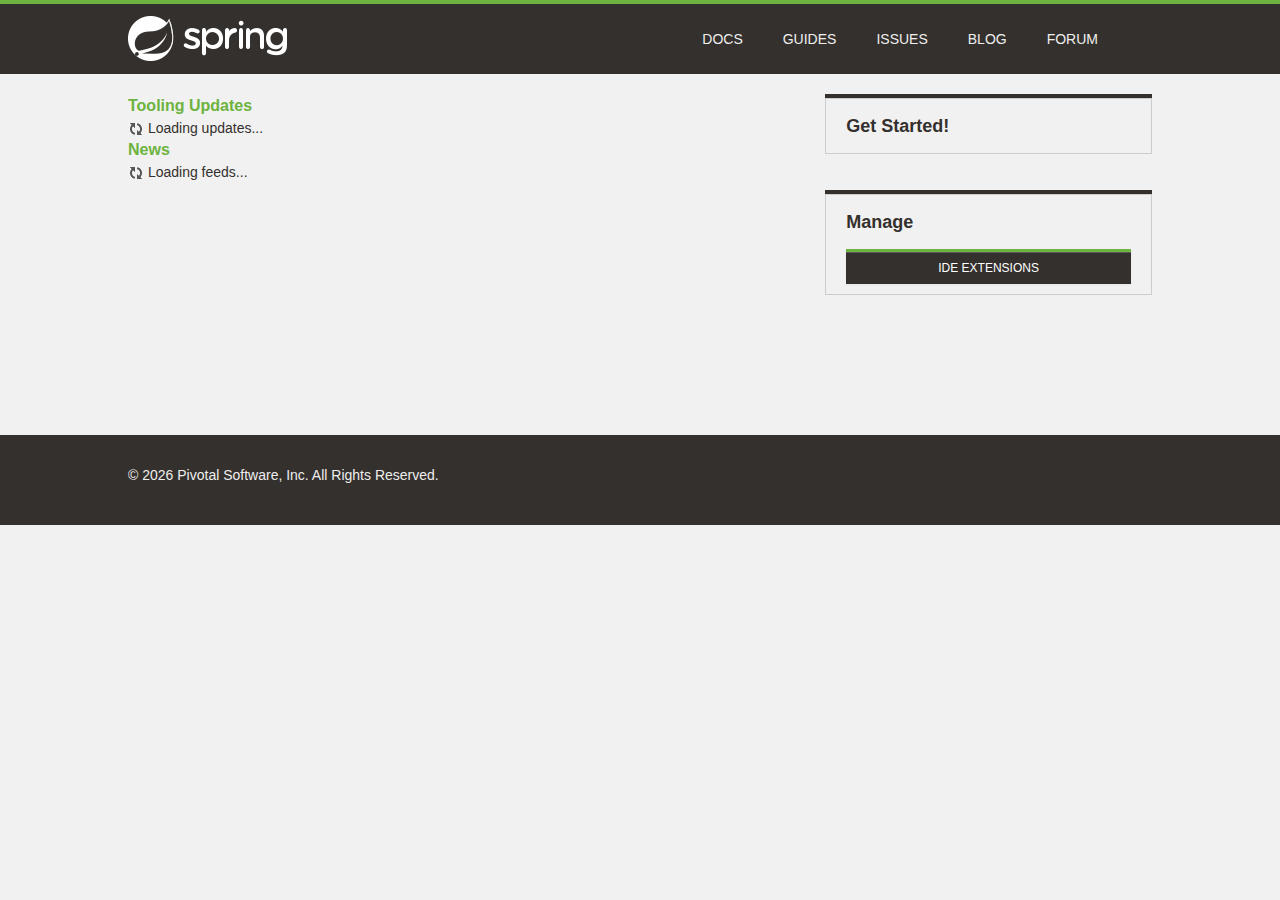
<file: .metadata/.plugins/org.springsource.ide.eclipse.commons.gettingstarted/dashboard/1520233605482/index.html>
<!DOCTYPE html>
<html>
<head>
<title>Spring</title>
<meta
	content="width=device-width, initial-scale=1.0, maximum-scale=1, minimum-scale=1, user-scalable=no"
	id="Viewport" name="viewport" />
<meta http-equiv="Content-Type" content="text/html; charset=UTF-8">
<link rel="stylesheet" type="text/css"
	href="common/bootstrap/css/bootstrap.css" />
<link rel="stylesheet" type="text/css"
	href="http://fontawesome.io/assets/font-awesome/css/font-awesome.css" />
<link rel="stylesheet" type="text/css" href="common/css/fontcustom.css" />
<link rel="stylesheet" type="text/css" href="common/css/icons.css" />
<link rel="stylesheet" type="text/css" href="common/css/buttons.css" />
<link rel="stylesheet" type="text/css" href="common/css/typography.css" />
<link rel="stylesheet" type="text/css" href="common/css/main.css" />
<link rel="stylesheet" type="text/css" href="common/css/application.css" />
<link rel="stylesheet" type="text/css"
	href="common/css/markdown-content.css" />
<link rel="stylesheet" type="text/css" href="common/css/docs.css" />
<link rel="stylesheet" type="text/css" href="common/css/homepage.css" />
<link rel="stylesheet" type="text/css" href="common/css/tools.css" />
<link rel="stylesheet" type="text/css" href="common/css/projects.css" />
<link rel="stylesheet" type="text/css" href="common/css/highlight.css" />
<link rel="stylesheet" type="text/css" href="common/css/responsive.css" />
<script type="text/javascript" src="common/js/jquery.js"></script>
<script type="text/javascript"
	src="common/bootstrap/js/bootstrap.min.js"></script>
<script type="text/javascript"
	src="common/bootstrap-datetimepicker/js/bootstrap-datetimepicker.min.js"></script>
<script type="text/javascript" src="common/js/filter.js"></script>
<script type="text/javascript" src="common/js/application.js"></script>
<script type="text/javascript" src="common/js/guide.js"></script>

<link rel="stylesheet" type="text/css" href="common/css/blog.css" />
<link rel="stylesheet" type="text/css" href="common/css/dashboard.css" />

</head>
<body>
	<script>
		//window.ide 'dummy'. Replaced/injected later by STS browser integration.
		//The dummy helps preview/test the page in an external browser.
		window.ide = {
			call: function () {
				return false;
			}
		}
		
		function addHtml(element, html) {
			if (html) {
				document.getElementById(element).innerHTML = html;
			}
		}

		function search(input) {
			if (input.value != "") {
				ide.call('openWebPage', 'https://spring.io/search?q=' + input.value)
				input.value = "";
			}
		}
	</script>
	<div class="viewport">
		<header class="navbar header--navbar">
			<div class="navbar-inner">
				<div class="container-fluid">
					<div class="spring-logo--container">
						<a class="spring-logo" href="#"><span></span></a>
					</div>
					<ul class="nav pull-right">
						<li class="navbar-link"><a
							onclick="return ide.call('openWebPage', 'https://spring.io/docs')">Docs</a></li>
						<li class="navbar-link"><a
							onclick="return ide.call('openWebPage', 'https://spring.io/guides')">Guides</a></li>
						<li class="navbar-link"><a
							onclick="return ide.call('openWebPage', 'https://github.com/spring-projects/spring-ide/issues')">Issues</a></li>
						<li class="navbar-link"><a
							onclick="return ide.call('openWebPage', 'https://spring.io/blog')">Blog</a></li>
						<li class="navbar-link"><a
							onclick="return ide.call('openWebPage', 'http://forum.springsource.org/forumdisplay.php?32-SpringSource-Tool-Suite')">Forum</a></li>
						<li class="navbar-link nav-search"><i
							class="fa fa-search navbar-search--icon js-search-input-open"></i>
							<div class="search-input-close js-search-input-close">x</div></li>
					</ul>
				</div>
			</div>
			<div class="search-dropdown--container js-search-dropdown">
				<div class="container-fluid">
					<div class="search-form--container">
						<form action="" class="form-inline form-search" method="get">
							<input class="search-query search-form--form js-search-input"
								name="q" onchange="search(this)"
								placeholder="Search for documentation, guides, and posts..."
								type="text" value="" />
							<button class="search-form--submit" type="submit">
								<i class="fa fa-search"></i>
							</button>
						</form>
					</div>
				</div>
			</div>
		</header>
		<div class="body--container container-fluid ">
			<div class="main-body--wrapper"
				style="padding-top: 20px; margin-top: 0px;">
				<!-- Override Spring IO Page Whitespace -->
				<div class="row-fluid blog--wrapper">
					<div class="span8">
						<h3 class="feed-header">Tooling Updates</h3>
						<div id="updates">
						  <img src="common/img/loading.gif"/> Loading updates...
						</div>
						<h3 class="feed-header">News</h3>
						<div id="feeds">
						  <img src="common/img/loading.gif"/> Loading feeds...
						</div>
					</div>

					<aside class="span4 content-right-pane--container" id="sidebar">
						<div class="right-pane-widget--container">
							<h2>Get Started!</h2>
							<div id="gettingStarted">
							</div>
							<div id="projectWizards">
							</div>
						</div>
						<div class="right-pane-widget--container">
							<h2>Manage</h2>
							<a class="ide_widget btn btn-black uppercase" href="#"
								onclick="return ide.call('openEditor', 'org.springsource.ide.eclipse.commons.gettingstarted.dashboard.ExtensionsEditor')">IDE Extensions</a>
						</div>
					</aside>
				</div>
			</div>
		</div>
		<footer class="footer">
			<div class="container-fluid">
				<div class="row-fluid">
					<div class="span8">
						&copy;
						<script type="text/javascript">
							var d = new Date();
							document.write(d.getFullYear());
						</script>
						Pivotal Software, Inc. All Rights Reserved.
					</div>
				</div>
			</div>
		</footer>
	</div>
</body>
</html>
</file>
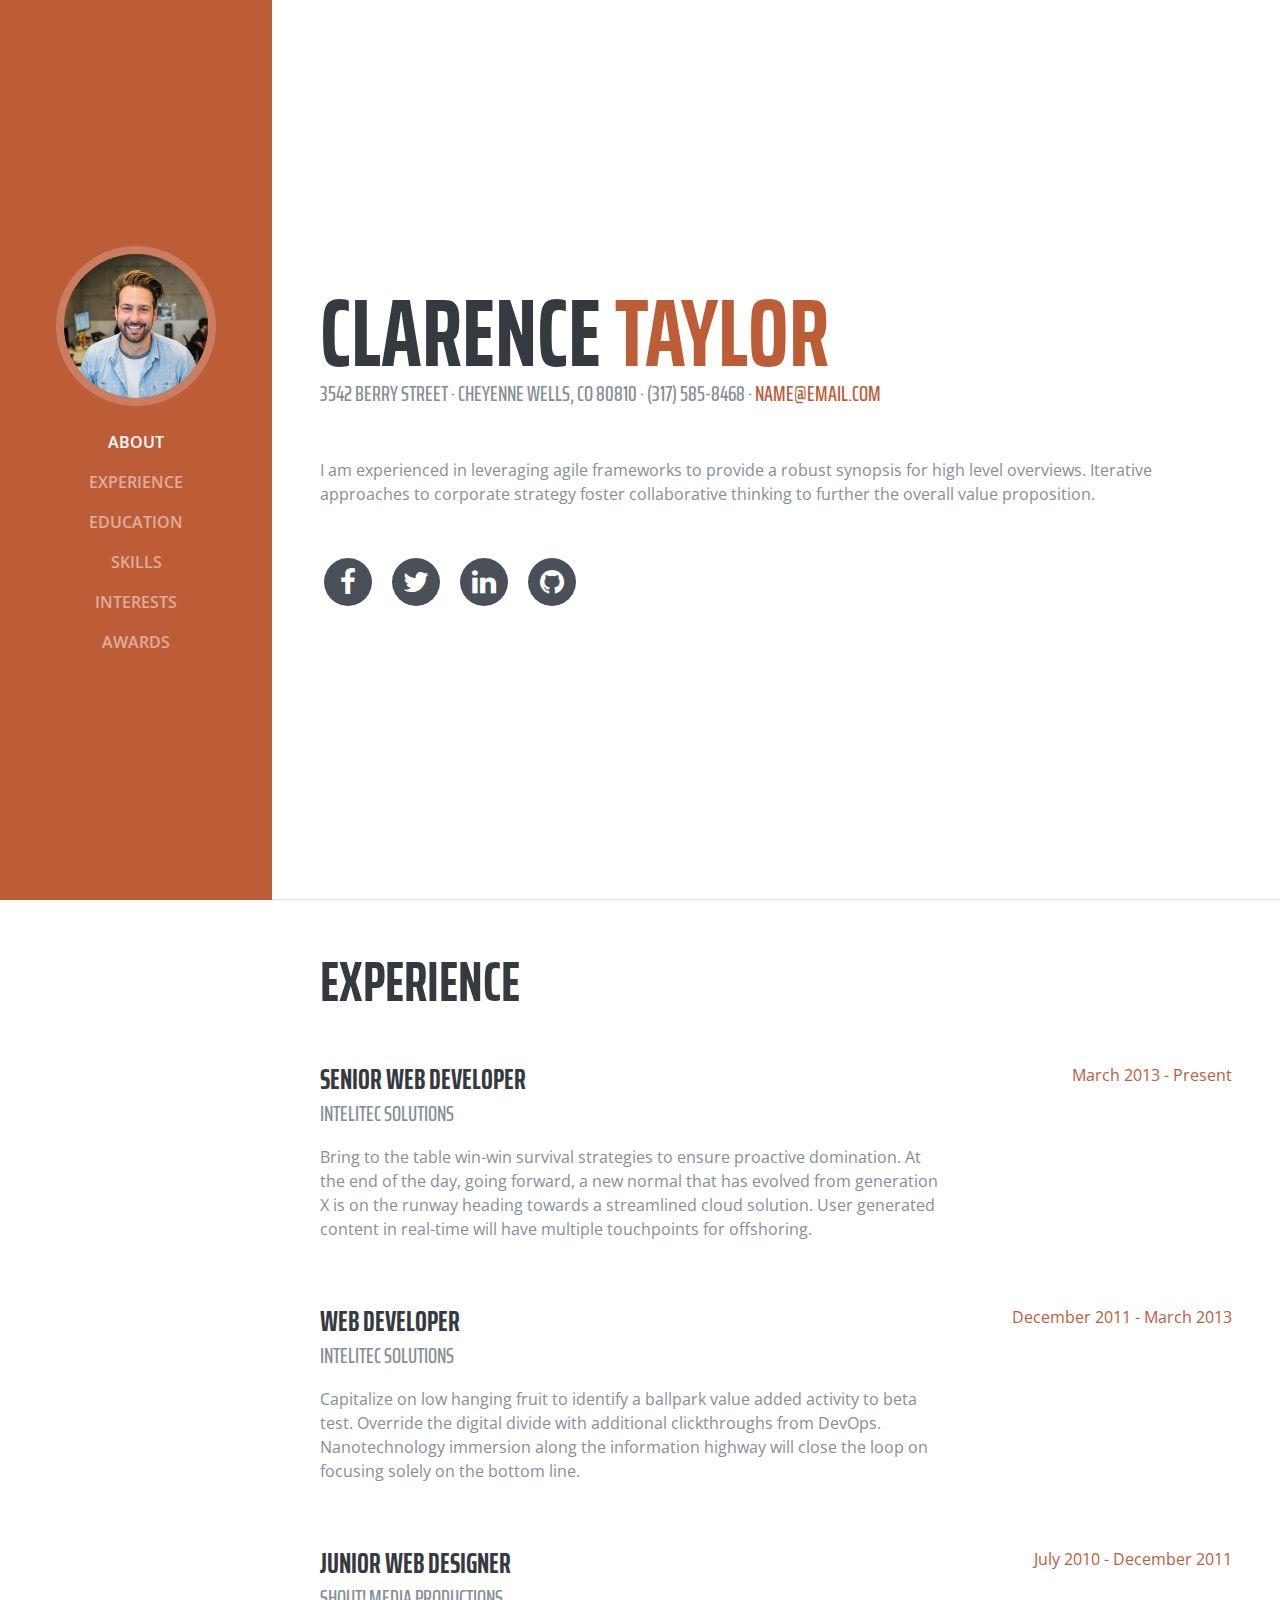
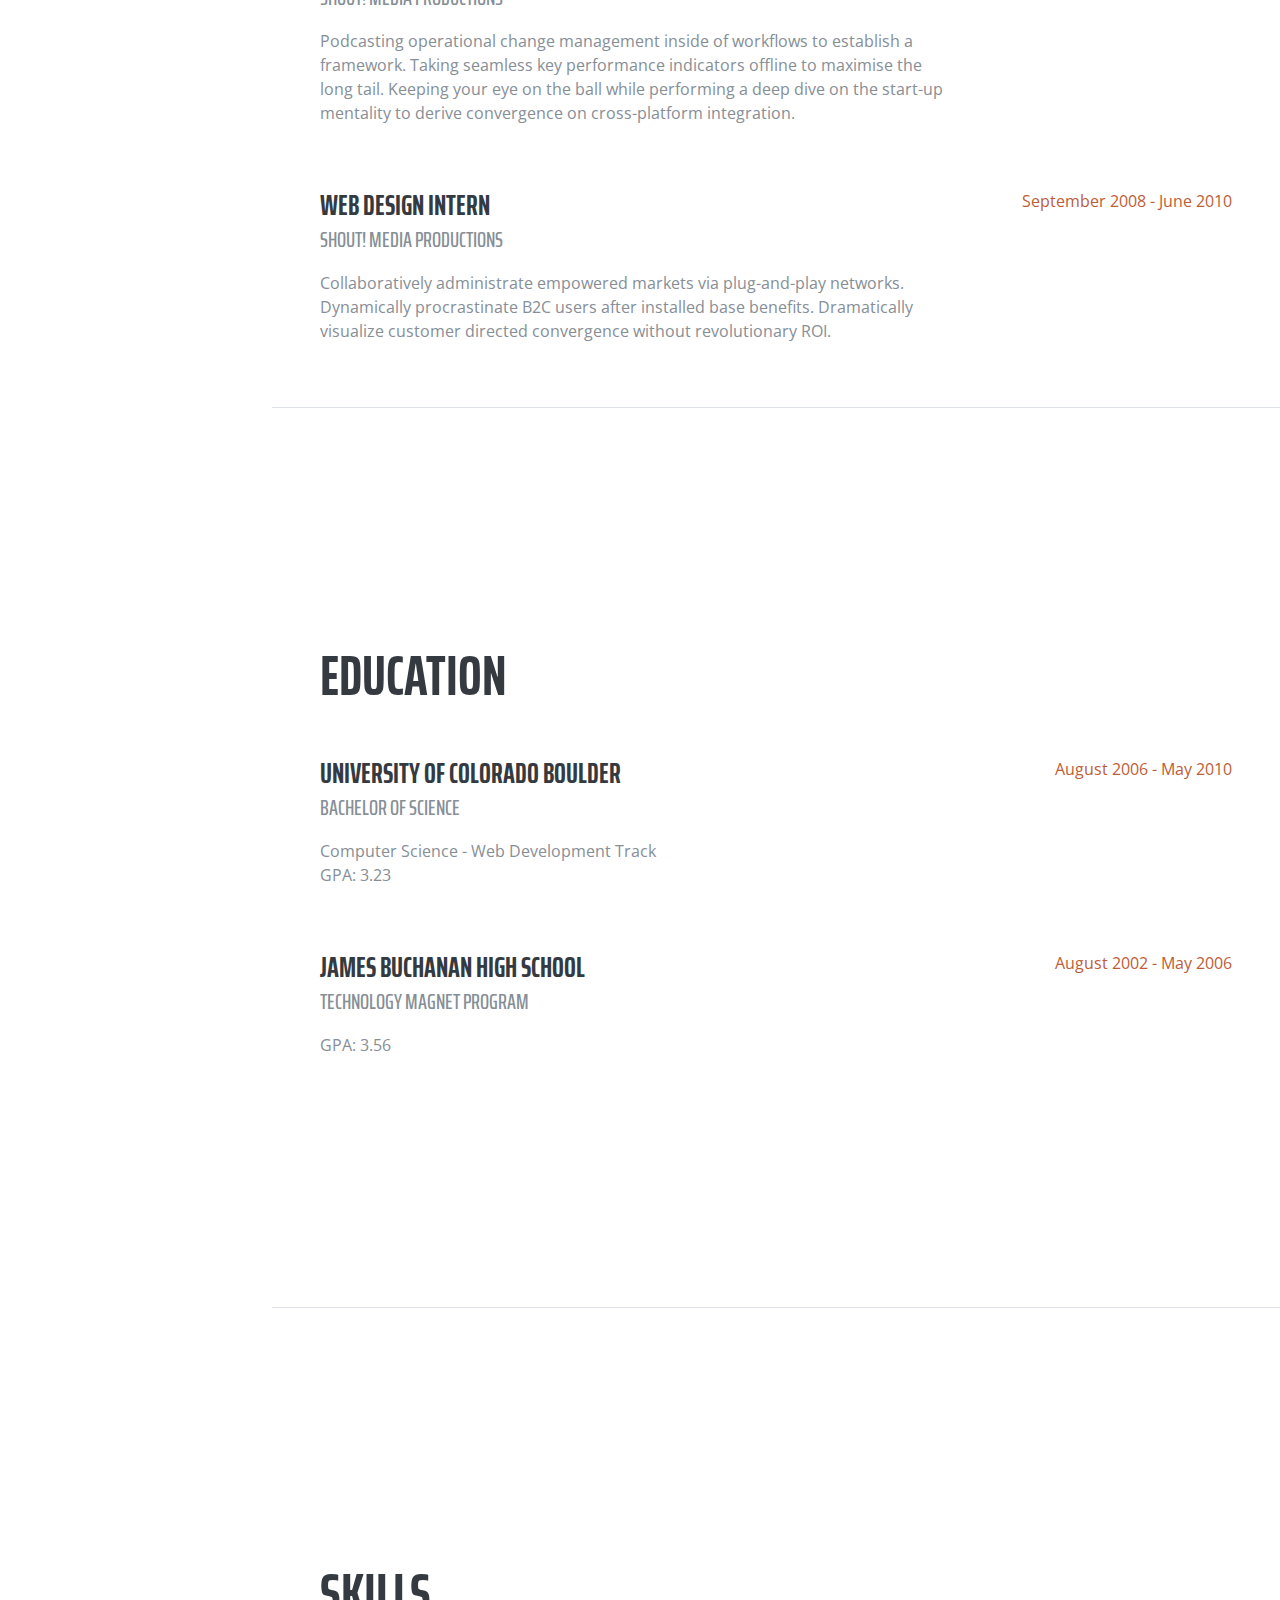
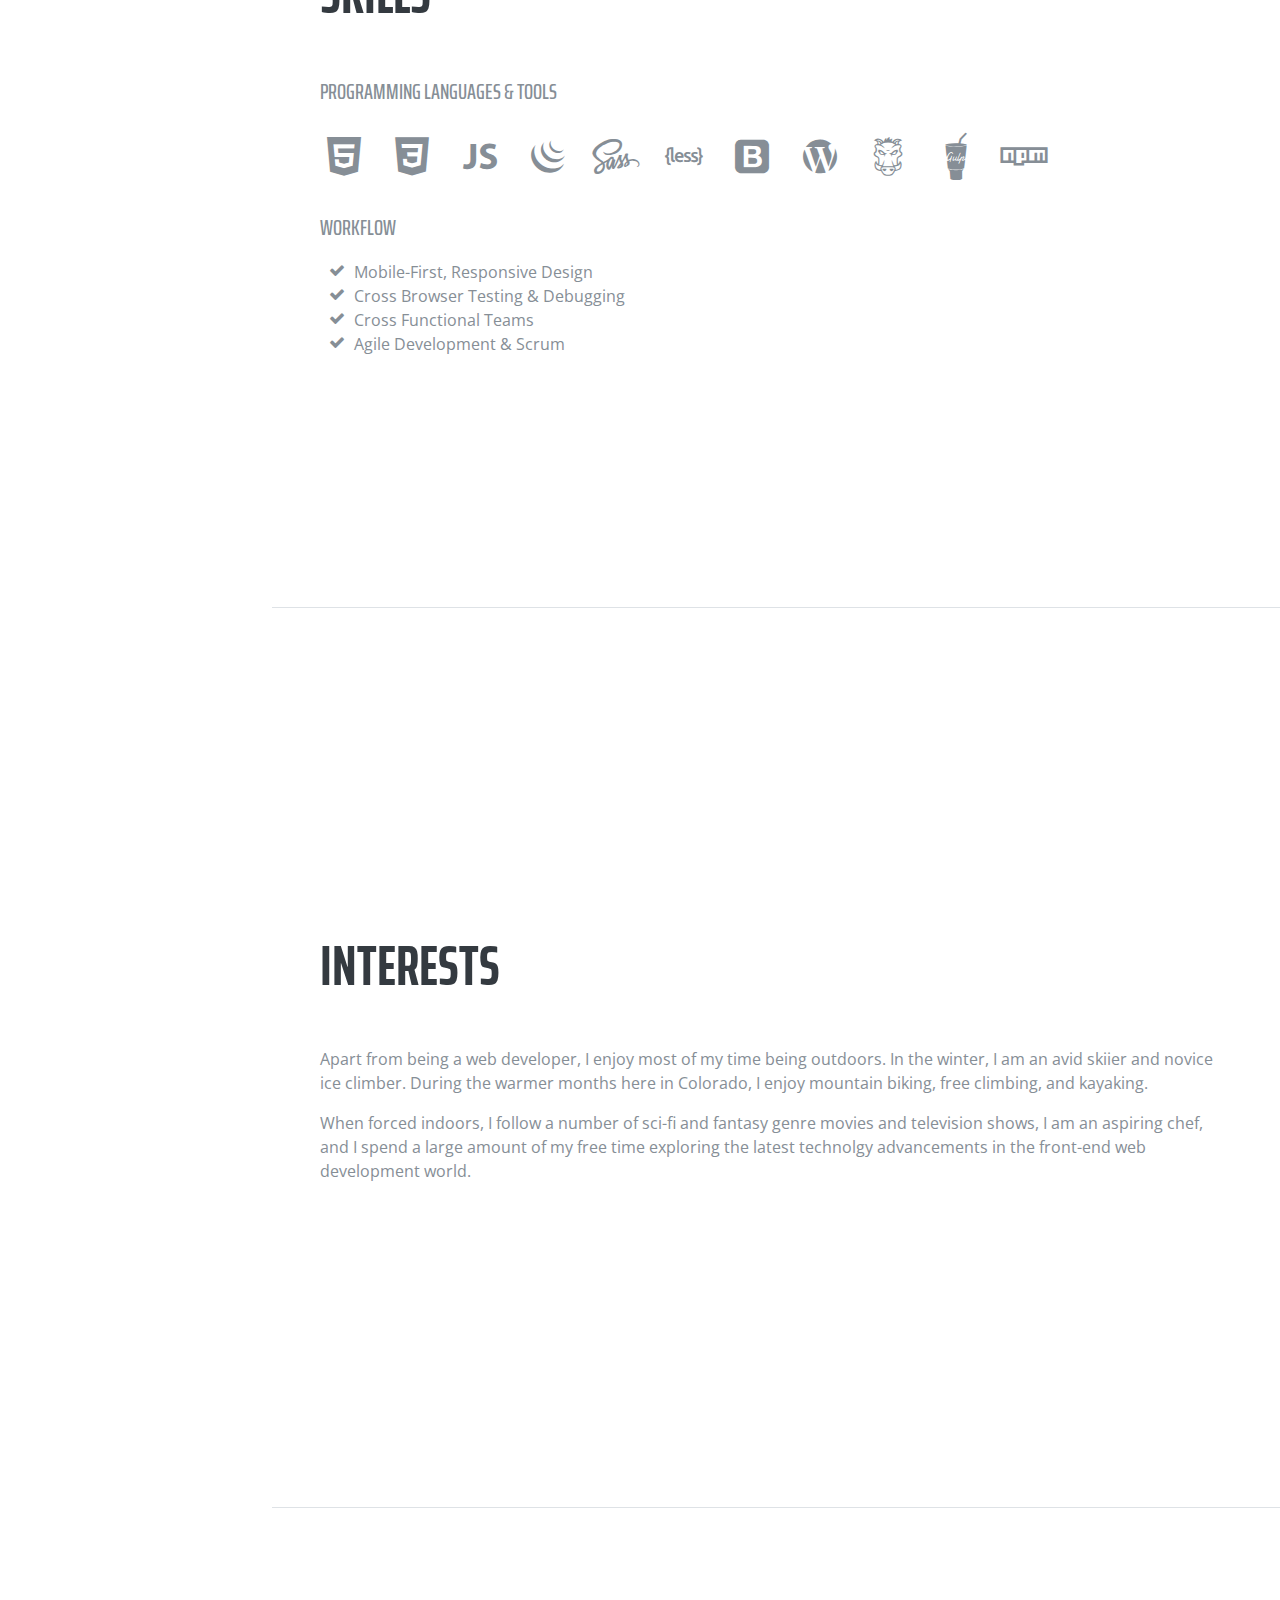
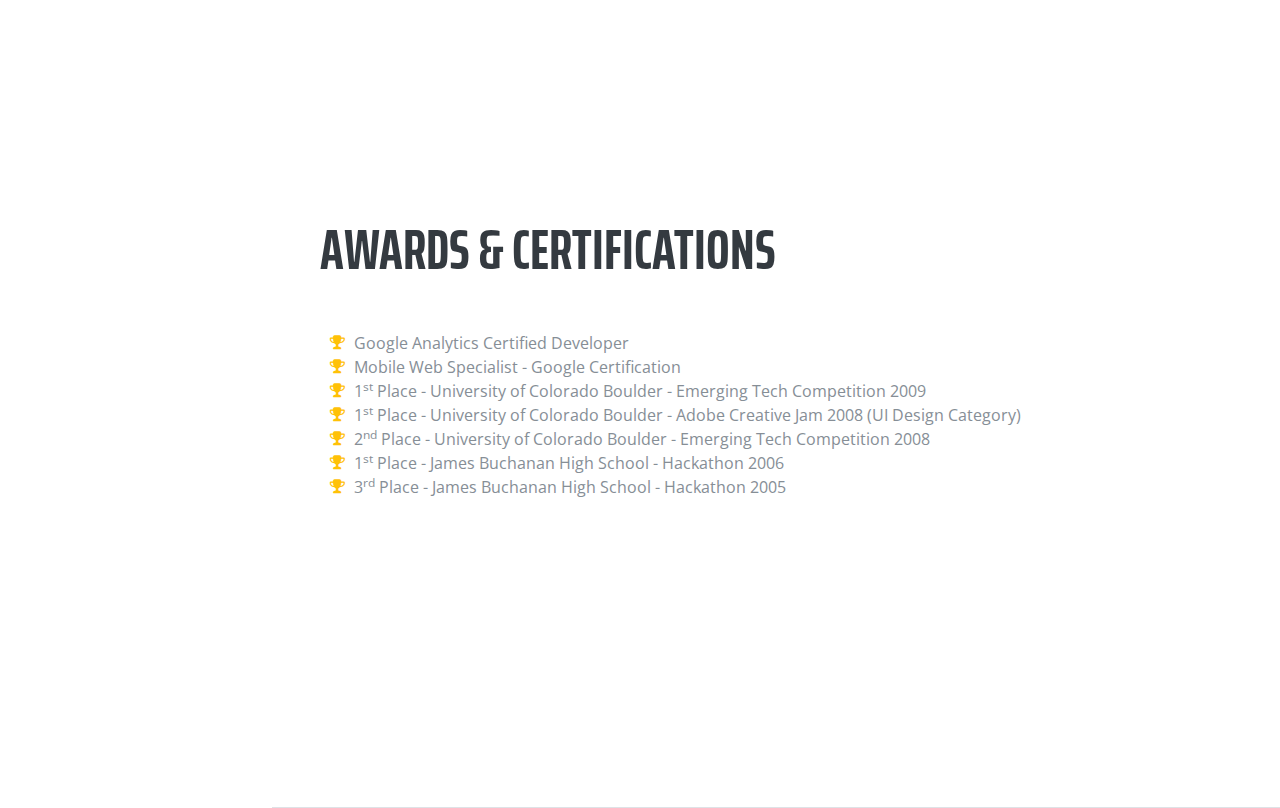
<file: finalPro/src/main/webapp/indexindex.html>
<!DOCTYPE html>
<html lang="en">

  <head>

    <meta charset="utf-8">
    <meta name="viewport" content="width=device-width, initial-scale=1, shrink-to-fit=no">
    <meta name="description" content="">
    <meta name="author" content="">

    <title>Resume - Start Bootstrap Theme</title>

    <!-- Bootstrap core CSS -->
    <link href="vendor/bootstrap/css/bootstrap.min.css" rel="stylesheet">

    <!-- Custom fonts for this template -->
    <link href="https://fonts.googleapis.com/css?family=Saira+Extra+Condensed:100,200,300,400,500,600,700,800,900" rel="stylesheet">
    <link href="https://fonts.googleapis.com/css?family=Open+Sans:300,300i,400,400i,600,600i,700,700i,800,800i" rel="stylesheet">
    <link href="vendor/font-awesome/css/font-awesome.min.css" rel="stylesheet">
    <link href="vendor/devicons/css/devicons.min.css" rel="stylesheet">
    <link href="vendor/simple-line-icons/css/simple-line-icons.css" rel="stylesheet">

    <!-- Custom styles for this template -->
    <link href="css/resume.min.css" rel="stylesheet">

  </head>

  <body id="page-top">

    <nav class="navbar navbar-expand-lg navbar-dark bg-primary fixed-top" id="sideNav">
      <a class="navbar-brand js-scroll-trigger" href="#page-top">
        <span class="d-block d-lg-none">Start Bootstrap</span>
        <span class="d-none d-lg-block">
          <img class="img-fluid img-profile rounded-circle mx-auto mb-2" src="img/profile.jpg" alt="">
        </span>
      </a>
      <button class="navbar-toggler" type="button" data-toggle="collapse" data-target="#navbarSupportedContent" aria-controls="navbarSupportedContent" aria-expanded="false" aria-label="Toggle navigation">
        <span class="navbar-toggler-icon"></span>
      </button>
      <div class="collapse navbar-collapse" id="navbarSupportedContent">
        <ul class="navbar-nav">
          <li class="nav-item">
            <a class="nav-link js-scroll-trigger" href="#about">About</a>
          </li>
          <li class="nav-item">
            <a class="nav-link js-scroll-trigger" href="#experience">Experience</a>
          </li>
          <li class="nav-item">
            <a class="nav-link js-scroll-trigger" href="#education">Education</a>
          </li>
          <li class="nav-item">
            <a class="nav-link js-scroll-trigger" href="#skills">Skills</a>
          </li>
          <li class="nav-item">
            <a class="nav-link js-scroll-trigger" href="#interests">Interests</a>
          </li>
          <li class="nav-item">
            <a class="nav-link js-scroll-trigger" href="#awards">Awards</a>
          </li>
        </ul>
      </div>
    </nav>

    <div class="container-fluid p-0">

      <section class="resume-section p-3 p-lg-5 d-flex d-column" id="about">
        <div class="my-auto">
          <h1 class="mb-0">Clarence
            <span class="text-primary">Taylor</span>
          </h1>
          <div class="subheading mb-5">3542 Berry Street · Cheyenne Wells, CO 80810 · (317) 585-8468 ·
            <a href="mailto:name@email.com">name@email.com</a>
          </div>
          <p class="mb-5">I am experienced in leveraging agile frameworks to provide a robust synopsis for high level overviews. Iterative approaches to corporate strategy foster collaborative thinking to further the overall value proposition.</p>
          <ul class="list-inline list-social-icons mb-0">
            <li class="list-inline-item">
              <a href="#">
                <span class="fa-stack fa-lg">
                  <i class="fa fa-circle fa-stack-2x"></i>
                  <i class="fa fa-facebook fa-stack-1x fa-inverse"></i>
                </span>
              </a>
            </li>
            <li class="list-inline-item">
              <a href="#">
                <span class="fa-stack fa-lg">
                  <i class="fa fa-circle fa-stack-2x"></i>
                  <i class="fa fa-twitter fa-stack-1x fa-inverse"></i>
                </span>
              </a>
            </li>
            <li class="list-inline-item">
              <a href="#">
                <span class="fa-stack fa-lg">
                  <i class="fa fa-circle fa-stack-2x"></i>
                  <i class="fa fa-linkedin fa-stack-1x fa-inverse"></i>
                </span>
              </a>
            </li>
            <li class="list-inline-item">
              <a href="#">
                <span class="fa-stack fa-lg">
                  <i class="fa fa-circle fa-stack-2x"></i>
                  <i class="fa fa-github fa-stack-1x fa-inverse"></i>
                </span>
              </a>
            </li>
          </ul>
        </div>
      </section>

      <section class="resume-section p-3 p-lg-5 d-flex flex-column" id="experience">
        <div class="my-auto">
          <h2 class="mb-5">Experience</h2>

          <div class="resume-item d-flex flex-column flex-md-row mb-5">
            <div class="resume-content mr-auto">
              <h3 class="mb-0">Senior Web Developer</h3>
              <div class="subheading mb-3">Intelitec Solutions</div>
              <p>Bring to the table win-win survival strategies to ensure proactive domination. At the end of the day, going forward, a new normal that has evolved from generation X is on the runway heading towards a streamlined cloud solution. User generated content in real-time will have multiple touchpoints for offshoring.</p>
            </div>
            <div class="resume-date text-md-right">
              <span class="text-primary">March 2013 - Present</span>
            </div>
          </div>

          <div class="resume-item d-flex flex-column flex-md-row mb-5">
            <div class="resume-content mr-auto">
              <h3 class="mb-0">Web Developer</h3>
              <div class="subheading mb-3">Intelitec Solutions</div>
              <p>Capitalize on low hanging fruit to identify a ballpark value added activity to beta test. Override the digital divide with additional clickthroughs from DevOps. Nanotechnology immersion along the information highway will close the loop on focusing solely on the bottom line.</p>
            </div>
            <div class="resume-date text-md-right">
              <span class="text-primary">December 2011 - March 2013</span>
            </div>
          </div>

          <div class="resume-item d-flex flex-column flex-md-row mb-5">
            <div class="resume-content mr-auto">
              <h3 class="mb-0">Junior Web Designer</h3>
              <div class="subheading mb-3">Shout! Media Productions</div>
              <p>Podcasting operational change management inside of workflows to establish a framework. Taking seamless key performance indicators offline to maximise the long tail. Keeping your eye on the ball while performing a deep dive on the start-up mentality to derive convergence on cross-platform integration.</p>
            </div>
            <div class="resume-date text-md-right">
              <span class="text-primary">July 2010 - December 2011</span>
            </div>
          </div>

          <div class="resume-item d-flex flex-column flex-md-row">
            <div class="resume-content mr-auto">
              <h3 class="mb-0">Web Design Intern</h3>
              <div class="subheading mb-3">Shout! Media Productions</div>
              <p>Collaboratively administrate empowered markets via plug-and-play networks. Dynamically procrastinate B2C users after installed base benefits. Dramatically visualize customer directed convergence without revolutionary ROI.</p>
            </div>
            <div class="resume-date text-md-right">
              <span class="text-primary">September 2008 - June 2010</span>
            </div>
          </div>

        </div>

      </section>

      <section class="resume-section p-3 p-lg-5 d-flex flex-column" id="education">
        <div class="my-auto">
          <h2 class="mb-5">Education</h2>

          <div class="resume-item d-flex flex-column flex-md-row mb-5">
            <div class="resume-content mr-auto">
              <h3 class="mb-0">University of Colorado Boulder</h3>
              <div class="subheading mb-3">Bachelor of Science</div>
              <div>Computer Science - Web Development Track</div>
              <p>GPA: 3.23</p>
            </div>
            <div class="resume-date text-md-right">
              <span class="text-primary">August 2006 - May 2010</span>
            </div>
          </div>

          <div class="resume-item d-flex flex-column flex-md-row">
            <div class="resume-content mr-auto">
              <h3 class="mb-0">James Buchanan High School</h3>
              <div class="subheading mb-3">Technology Magnet Program</div>
              <p>GPA: 3.56</p>
            </div>
            <div class="resume-date text-md-right">
              <span class="text-primary">August 2002 - May 2006</span>
            </div>
          </div>

        </div>
      </section>

      <section class="resume-section p-3 p-lg-5 d-flex flex-column" id="skills">
        <div class="my-auto">
          <h2 class="mb-5">Skills</h2>

          <div class="subheading mb-3">Programming Languages &amp; Tools</div>
          <ul class="list-inline list-icons">
            <li class="list-inline-item">
              <i class="devicons devicons-html5"></i>
            </li>
            <li class="list-inline-item">
              <i class="devicons devicons-css3"></i>
            </li>
            <li class="list-inline-item">
              <i class="devicons devicons-javascript"></i>
            </li>
            <li class="list-inline-item">
              <i class="devicons devicons-jquery"></i>
            </li>
            <li class="list-inline-item">
              <i class="devicons devicons-sass"></i>
            </li>
            <li class="list-inline-item">
              <i class="devicons devicons-less"></i>
            </li>
            <li class="list-inline-item">
              <i class="devicons devicons-bootstrap"></i>
            </li>
            <li class="list-inline-item">
              <i class="devicons devicons-wordpress"></i>
            </li>
            <li class="list-inline-item">
              <i class="devicons devicons-grunt"></i>
            </li>
            <li class="list-inline-item">
              <i class="devicons devicons-gulp"></i>
            </li>
            <li class="list-inline-item">
              <i class="devicons devicons-npm"></i>
            </li>
          </ul>

          <div class="subheading mb-3">Workflow</div>
          <ul class="fa-ul mb-0">
            <li>
              <i class="fa-li fa fa-check"></i>
              Mobile-First, Responsive Design</li>
            <li>
              <i class="fa-li fa fa-check"></i>
              Cross Browser Testing &amp; Debugging</li>
            <li>
              <i class="fa-li fa fa-check"></i>
              Cross Functional Teams</li>
            <li>
              <i class="fa-li fa fa-check"></i>
              Agile Development &amp; Scrum</li>
          </ul>
        </div>
      </section>

      <section class="resume-section p-3 p-lg-5 d-flex flex-column" id="interests">
        <div class="my-auto">
          <h2 class="mb-5">Interests</h2>
          <p>Apart from being a web developer, I enjoy most of my time being outdoors. In the winter, I am an avid skiier and novice ice climber. During the warmer months here in Colorado, I enjoy mountain biking, free climbing, and kayaking.</p>
          <p class="mb-0">When forced indoors, I follow a number of sci-fi and fantasy genre movies and television shows, I am an aspiring chef, and I spend a large amount of my free time exploring the latest technolgy advancements in the front-end web development world.</p>
        </div>
      </section>

      <section class="resume-section p-3 p-lg-5 d-flex flex-column" id="awards">
        <div class="my-auto">
          <h2 class="mb-5">Awards &amp; Certifications</h2>
          <ul class="fa-ul mb-0">
            <li>
              <i class="fa-li fa fa-trophy text-warning"></i>
              Google Analytics Certified Developer</li>
            <li>
              <i class="fa-li fa fa-trophy text-warning"></i>
              Mobile Web Specialist - Google Certification</li>
            <li>
              <i class="fa-li fa fa-trophy text-warning"></i>
              1<sup>st</sup>
              Place - University of Colorado Boulder - Emerging Tech Competition 2009</li>
            <li>
              <i class="fa-li fa fa-trophy text-warning"></i>
              1<sup>st</sup>
              Place - University of Colorado Boulder - Adobe Creative Jam 2008 (UI Design Category)</li>
            <li>
              <i class="fa-li fa fa-trophy text-warning"></i>
              2<sup>nd</sup>
              Place - University of Colorado Boulder - Emerging Tech Competition 2008</li>
            <li>
            <li>
              <i class="fa-li fa fa-trophy text-warning"></i>
              1<sup>st</sup>
              Place - James Buchanan High School - Hackathon 2006</li>
            <li>
              <i class="fa-li fa fa-trophy text-warning"></i>
              3<sup>rd</sup>
              Place - James Buchanan High School - Hackathon 2005</li>
          </ul>
        </div>
      </section>

    </div>

    <!-- Bootstrap core JavaScript -->
    <script src="vendor/jquery/jquery.min.js"></script>
    <script src="vendor/bootstrap/js/bootstrap.bundle.min.js"></script>

    <!-- Plugin JavaScript -->
    <script src="vendor/jquery-easing/jquery.easing.min.js"></script>

    <!-- Custom scripts for this template -->
    <script src="js/resume.min.js"></script>

  </body>

</html>
</file>
<file: .metadata/.plugins/org.springsource.ide.eclipse.commons.gettingstarted/dashboard/1520233605482/common/css/fontcustom.css>
@font-face{font-family:"fontcustom";src:url("../font-custom/fontcustom.eot");src:url("../font-custom/fontcustom.eot?#iefix") format("embedded-opentype"),url("../font-custom/fontcustom.woff") format("woff"),url("../font-custom/fontcustom.ttf") format("truetype"),url("../font-custom/fontcustom.svg#fontcustom") format("svg");font-weight:normal;font-style:normal;}.icon-community-support,.icon-gs-guides-black,.icon-professional-support,.icon-spring-amqp,.icon-spring-android,.icon-spring-batch,.icon-spring-data,.icon-spring-framework,.icon-spring-hateos,.icon-spring-integration,.icon-spring-leaf,.icon-spring-logo,.icon-spring-mobile,.icon-spring-security,.icon-spring-social,.icon-spring-web-flow,.icon-spring-web-services,.icon-tutorials-black{font-family:"fontcustom"!important;font-style:normal;font-weight:normal;font-variant:normal;text-transform:none;line-height:1;-webkit-font-smoothing:antialiased;display:inline-block!important;text-decoration:inherit;}.icon-community-support:before{content:"\f100";}.icon-gs-guides-black:before{content:"\f101";}.icon-professional-support:before{content:"\f102";}.icon-spring-amqp:before{content:"\f103";}.icon-spring-android:before{content:"\f104";}.icon-spring-batch:before{content:"\f105";}.icon-spring-data:before{content:"\f106";}.icon-spring-framework:before{content:"\f107";}.icon-spring-hateos:before{content:"\f108";}.icon-spring-integration:before{content:"\f109";}.icon-spring-leaf:before{content:"\f10a";}.icon-spring-logo:before{content:"\f10b";}.icon-spring-mobile:before{content:"\f10c";}.icon-spring-security:before{content:"\f10d";}.icon-spring-social:before{content:"\f10e";}.icon-spring-web-flow:before{content:"\f10f";}.icon-spring-web-services:before{content:"\f110";}.icon-tutorials-black:before{content:"\f111";}
</file>
<file: .metadata/.plugins/org.springsource.ide.eclipse.commons.gettingstarted/dashboard/1520233605482/common/css/icons.css>
.icon{background-image:url("../img/iconsprite.png");display:inline-block!important;}.icon.icon-spring-logo-mobile{width:204px;height:60px;background-position:904px 302px;margin-top:-13px;transform:scale(0.5);-moz-transform:scale(0.5);-webkit-transform:scale(0.5);-o-transform:scale(0.5);-ms-transform:scale(0.5);}.icon.icon-spring-logo-big{width:154px;height:154px;background-position:154px 191px;}.icon.project--logo.logo-spring-framework{width:135px;height:133px;background-position:518px 837px;margin-top:2px;}.icon.project--logo.logo-spring-security{width:99px;height:137px;background-position:519px 677px;}.icon.project--logo.logo-spring-data{width:111px;height:111px;background-position:519px 512px;margin-top:13px;}.icon.project--logo.logo-spring-batch{width:104px;height:108px;background-position:360px 837px;margin-top:14px;}.icon.project--logo.logo-spring-integration{width:145px;height:104px;background-position:361px 677px;margin-top:16px;}.icon.project--logo.logo-spring-amqp{width:109px;height:98px;background-position:361px 513px;margin:19px;}.icon.project--logo.logo-spring-default{width:100px;height:100px;background-position:-805px 0;margin-top:18px;}.icon.project--logo.logo-spring-mobile{width:104px;height:137px;background-position:196px 677px;}.icon.project--logo.logo-spring-android{width:104px;height:126px;background-position:196px 513px;margin-top:10px;}.icon.project--logo.logo-spring-social{width:130px;height:100px;background-position:518px 357px;margin-top:18px;}.icon.project--logo.logo-spring-hateoas{width:126px;height:99px;background-position:518px 256px;margin-top:19px;}.icon.project--logo.logo-spring-webflow{width:99px;height:99px;background-position:619px 256px;margin-top:19px;}.icon.project--logo.logo-spring-web-services{width:100px;height:100px;background-position:532px 155px;margin-top:19px;}.icon.project--logo.logo-spring-xd{width:104px;height:113px;background-position:247px 837px;margin-top:11px;}.icon.project--logo.logo-spring-boot{width:102px;height:90px;background-position:143px 837px;margin-top:23px;}.icon.project--logo.logo-spring-ldap{width:93px;height:107px;background-position:247px 944px;margin-top:19px;}.icon.project--logo.logo-grails{width:107px;height:100px;background-position:361px 944px;margin-top:23px;}.icon.project--logo.logo-groovy{width:183px;height:92px;background-position:546px 940px;margin-top:23px;}.icon.icon-projects{width:28px;height:28px;background-position:-641px -481px;}.icon.icon-projects:hover{background-position:-641px -521px;}.icon.icon-forum{width:32px;height:32px;background-position:-409px -450px;}.icon.icon-forum:hover{background-position:-449px -450px;}.icon.icon-current-version{height:13px;width:42px;background-position:718px 317px;}.icon.icon-pre-release{height:13px;width:23px;background-position:657px 317px;}.icon.icon-ga-release{margin-left:0!important;height:13px;width:9px;background-position:626px 317px;background-color:#6db33f;padding:0 2px;border-radius:10px;}.icon.icon-snapshot-release{height:13px;width:46px;background-position:603px 317px;}.icon.logo-eclipse-text{width:159px;height:38px;background-position:603px 38px;}.icon.icon-social-twitter{width:36px;height:36px;background-position:-1px -143px;}.icon.icon-social-twitter:hover{background-position:-84px -143px;}.icon.icon-build-anything{width:107px;background-position:107px 279px;height:88px;}.icon.icon-run-anywhere{background-position:120px 344px;width:120px;height:65px;margin-top:11px;}.icon.icon-rest-assured{background-position:253px 86px;width:86px;height:86px;margin-top:1px;}.icon.icon-community-support{width:97px;height:97px;background-position:257px 185px;font-size:0;}.icon.icon-professional-support{width:126px;height:97px;background-position:272px 282px;font-size:0;}.icon.icon-gs-guides{width:73px;height:101px;background-position:356px 101px;}.icon.icon-tutorial{width:73px;height:101px;background-position:430px 101px;}.icon.blog-icon{width:20px;height:20px;vertical-align:middle;}.icon.blog-icon.calendar{background-position:20px 594px;}.icon.blog-icon.all-posts{background-position:20px 561px;}.icon.blog-icon.broadcasts{background-position:20px 519px;}.icon.blog-icon.engineering{background-position:20px 477px;}.icon.blog-icon.releases{background-position:20px 433px;}.icon.blog-icon.news-and-events{background-position:20px 387px;}.icon.about-icon.team{width:183px;height:127px;background-position:902px 202px;}.icon.about-icon.jobs{width:112px;height:85px;background-position:387px 415px;margin:21px 0;}.icon.about-icon.pivotal{width:93px;height:114px;background-position:387px 329px;margin:6px 0 7px;}i.icon{background-image:none;}
</file>
<file: .metadata/.plugins/org.springsource.ide.eclipse.commons.gettingstarted/dashboard/1520233605482/common/css/buttons.css>
.btn.btn-black{background-color:#34302d;background-image:none;border-radius:0;color:#f1f1f1;font-size:14px;line-height:14px;font-family:"Montserrat",sans-serif;border:2px solid #6db33f;padding:21px 60px;text-shadow:none;transition:border 0.15s;-webkit-transition:border 0.15s;-moz-transition:border 0.15s;-o-transition:border 0.15s;-ms-transition:border 0.15s;}.btn.btn-black.compact{padding:6px 12px;font-size:12px;}.btn.btn-black.sub-text{padding:12px 0;}.btn.btn-black.sub-text p{margin-top:6px;color:#eeeeee;font-size:14px;line-height:14px;font-family:"Montserrat",sans-serif;text-transform:none;}.btn.btn-black.on-black:hover{border-color:#6db33f;box-shadow:0 1px 3px #0b0a0a;}.btn.btn-black.on-black:active{box-shadow:0 1px 3px #0b0a0a,inset 0 3px 6px #0b0a0a;border-color:#6db33f;}.btn.btn-black.with-icon [class^="icon-"]{margin-right:21px;font-size:20px;vertical-align:top;line-height:10px;}.btn.btn-black:hover{border-color:#34302d;box-shadow:none;text-decoration:none;}.btn.btn-black:active{box-shadow:inset 0 3px 6px #0b0a0a;border-color:#34302d;}.btn.uppercase{text-transform:uppercase;}
</file>
<file: .metadata/.plugins/org.springsource.ide.eclipse.commons.gettingstarted/dashboard/1520233605482/common/css/typography.css>
body, h1, h2, h3, p, input {
	margin: 0;
	font-weight: 400;
	font-family: "Montserrat", sans-serif;
	color: #34302d;
}

h1 {
	font-size: 24px;
	line-height: 30px;
	font-family: "Montserrat", sans-serif;
}

h2 {
	font-size: 18px;
	font-weight: 700;
	line-height: 24px;
	margin-bottom: 10px;
	font-family: "Montserrat", sans-serif;
}

h3 {
	font-size: 16px;
	line-height: 24px;
	margin-bottom: 10px;
	font-weight: 700;
}

p {
	font-size: 15px;
	line-height: 24px;
}

p a {
	color: #5fa134;
}

p a:hover {
	color: #5fa134;
}

code {
	font-size: 14px;
}
</file>
<file: .metadata/.plugins/org.springsource.ide.eclipse.commons.gettingstarted/dashboard/1520233605482/common/css/main.css>
body{background-color:#f1f1f1;}#scrim{display:none;}#scrim.js-show{display:block;position:absolute;top:0;bottom:0;left:0;right:0;z-index:700;}.container-fluid{max-width:1024px;margin:0 auto;}.title-divider{width:75%;height:5px;background-color:#8CC63F;margin:21px 0;}.title-divider.full-width{width:100%;}.spaced--container{margin:60px 0;}.code-snippet{border-radius:2px;border:1px solid #cccccc;background-color:#F9F9F9;padding:12px 18px;margin:15px 0;font-size:13px;line-height:13px;}.header--navbar{margin:0;}.header--navbar .navbar-inner{position:absolute;z-index:999;background-image:none;filter:none;background-color:#34302d;border:none;border-top:4px solid #6db33f;box-shadow:none;position:relative;border-radius:0;padding:0;}.header--navbar .navbar-inner .spring-logo--container{display:inline-block;}.header--navbar .navbar-inner .spring-logo--container .spring-logo{margin:12px 0 6px;width:160px;height:46px;display:inline-block;text-decoration:none;}.header--navbar .navbar-inner .navbar-link.active a{background-color:#6db33f;box-shadow:none;}.header--navbar .navbar-inner .navbar-link a{color:#eeeeee;font-family:"Montserrat",sans-serif;text-transform:uppercase;text-shadow:none;font-size:14px;line-height:14px;padding:28px 20px;transition:all 0.15s;-webkit-transition:all 0.15s;-moz-transition:all 0.15s;-o-transition:all 0.15s;-ms-transition:all 0.15s;}.header--navbar .navbar-inner .navbar-link:hover a{color:#eeeeee;background-color:#6db33f;}.header--navbar .navbar-inner .navbar-link.nav-search{padding:20px 0 23px;}.header--navbar .navbar-inner .navbar-link.nav-search .navbar-search--icon{color:#eeeeee;font-size:24px;padding:3px 16px 3px 18px;cursor:pointer;}.header--navbar .navbar-inner .navbar-link.nav-search:hover .navbar-search--icon{text-shadow:0 0 10px #6db33f;}.header--navbar .navbar-inner .navbar-link.nav-search .search-input-close{display:none;}.header--navbar .navbar-inner .navbar-link.nav-search.js-highlight{background-color:#6db33f;}.header--navbar .navbar-inner .navbar-link.nav-search.js-highlight .navbar-search--icon{display:none;}.header--navbar .navbar-inner .navbar-link.nav-search.js-highlight .search-input-close{display:inline-block;color:#eeeeee;padding:4px 24px 3px;cursor:pointer;}.header--navbar .search-dropdown--container{position:absolute;z-index:998;margin-top:-90px;background-color:white;width:100%;border-bottom:1px solid #dddddd;transition:margin 0.25s;-webkit-transition:margin 0.25s;-moz-transition:margin 0.25s;-o-transition:margin 0.25s;-ms-transition:margin 0.25s;}.header--navbar .search-dropdown--container.no-animation{transition:none;-webkit-transition:none;-moz-transition:none;-o-transition:none;-ms-transition:none;}.header--navbar .search-dropdown--container .form-search{margin:0;}.header--navbar .search-dropdown--container .form-search .search-form--form{background:rgba(0,0,0,0);border:none;box-shadow:none;color:#34302D;font-size:21px;line-height:29px;height:30px;padding:25px 0;width:93%;}.header--navbar .search-dropdown--container .form-search .search-form--form::-webkit-input-placeholder{font-style:italic;}.header--navbar .search-dropdown--container .form-search .search-form--form:-moz-placeholder{font-style:italic;}.header--navbar .search-dropdown--container .form-search .search-form--form::-moz-placeholder{font-style:italic;}.header--navbar .search-dropdown--container .form-search .search-form--form:-ms-input-placeholder{font-style:italic;}.header--navbar .search-dropdown--container .form-search .search-form--submit{background-color:transparent;border:none;float:right;padding:28px 16px 24px 0;}.header--navbar .search-dropdown--container .form-search .icon-search{font-size:22px;color:#34302d;}.header--navbar .search-dropdown--container.js-show{margin-top:0;}a.spring-logo{background:url("../img/spring-logo.png") -1px -1px no-repeat;}a.spring-logo span{display:block;width:160px;height:46px;background:url("../img/spring-logo.png") -1px -48px no-repeat;opacity:0;-moz-transition:opacity 0.12s ease-in-out;-webkit-transition:opacity 0.12s ease-in-out;-o-transition:opacity 0.12s ease-in-out;}a:hover.spring-logo span{opacity:1;}.right-pane-widget--container{border:1px solid #cccccc;box-shadow:0 -4px 0 #34302d;margin:4px 0 40px 0;}.right-pane-widget--container li{display:block;padding:12px 6.2%;line-height:14px;border-top:1px solid white;}.right-pane-widget--container li [class^=icon-]{font-size:16px;}.right-pane-widget--container li a{font-size:14px;line-height:14px;color:#5fa134;}.right-pane-widget--container li:first-child{border-bottom:none;}.right-pane-widget--container.secondary-nav li a{text-transform:uppercase;color:#888;font-family:"Montserrat",sans-serif;font-weight:400;text-decoration:none;}.right-pane-widget--container.secondary-nav li a:hover{color:#5fa134;}.right-pane-widget--container.secondary-nav li.active a{font-weight:bold;color:#34302d;}.right-pane-widget--container.with-icon li{padding:12px 6.2% 12px 3%;}.right-pane-widget--container.with-icon li a{margin-left:2%;}.right-pane-widget--container.no-top-border{box-shadow:none;}.header--content{background-color:#dedede;padding:60px 0;}.header--content .header--content-subtitle--link{color:#8cc63f;}.header--content .header--content-subtitle--link:hover{text-decoration:none;color:#4e681e;}.main-body--wrapper{margin-top:100px;margin-bottom:100px;}.row--container{margin-bottom:60px;}.body--container--row{margin-bottom:30px;}.clear{clear:both;}.body--container--link{color:#44474c;}.body--container--link:hover{color:#638e2a;text-decoration:none;}.body--container--link.bold{font-weight:bold;}.list-link--container{margin:0;}.list-link--container .list-link{display:block;}.list-link--container .list-link a,.list-link--container .list-link div{color:#333;cursor:pointer;}.list-link--container .list-link a:hover,.list-link--container .list-link div:hover{color:#8cc63f;text-decoration:none;}.popover{border-radius:1px;padding:0;}.popover.right{margin-top:46px;}.popover.right .arrow{top:14px;border-right-color:#8cc63f;left:-8px;}.popover.right .arrow:after{border-right-color:#8cc63f;}.popover.bottom{margin-top:5px;}.popover.bottom .arrow{border-bottom-color:#8cc63f;top:-9px;left:15%;}.popover.bottom .arrow:after{border-bottom-color:#8cc63f;}.popover .popover-title{border-radius:1px 1px 0 0;background-color:#8cc63f;color:white;}.popover .popover-content{border-radius:0 0 1px 1px;}input.floating-input{background-color:transparent;border:none;border-bottom:1px solid #dedede;box-shadow:none;border-radius:0;padding:0 0 0 0;}input.floating-input:focus{border:none;border-bottom:1px solid #dedede;box-shadow:none;background:#ecebeb;}.floating-input--icon{font-size:16px;color:#c5c5c5;}.bottom-slide--container{height:190px;overflow:hidden;border-radius:3px;background-color:#cccccc;border:1px solid #c5c5c5;box-shadow:1px 2px 3px rgba(204,204,204,0.5);}.bottom-slide--container .bottom-slider--image{background-image:url("http://imgs.mi9.com/uploads/landscape/2101/beautiful-leaf-wallpapers_1280x960_28083.jpg");background-size:cover;height:137px;transition:all 0.33s;-wekit-transition:all 0.33s;-moz-transition:all 0.33s;-o-transition:all 0.33s;-ms-transition:all 0.33s;}.bottom-slide--container .bottom-slider{background-color:#ecebeb;padding:15px 10px;border-top:1px solid #9e9e9e;transition:all 0.33s;-wekit-transition:all 0.33s;-moz-transition:all 0.33s;-o-transition:all 0.33s;-ms-transition:all 0.33s;}.bottom-slide--container .bottom-slider .bottom-slider--title{display:inline-block;max-width:360px;line-height:14px;}.bottom-slide--container .bottom-slider .bottom-slider--icon{color:#333;font-size:27px;line-height:22px;font-size:27px;}.bottom-slide--container .bottom-slider .bottom-slider--more-info{opacity:0;}.bottom-slide--container:hover .bottom-slider--image{transform:translateY(-26px);-webkit-transform:translateY(-26px);-moz-transform:translateY(-26px);-o-transform:translateY(-26px);-ms-transform:translateY(-26px);}.bottom-slide--container:hover .bottom-slider{transform:translateY(-53px);-webkit-transform:translateY(-53px);-moz-transform:translateY(-53px);-o-transform:translateY(-53px);-ms-transform:translateY(-53px);}.bottom-slide--container:hover .bottom-slider--more-info{opacity:1;}.dashboard--posts td{min-width:130px;}.dashboard--posts td .actions{min-width:200px;}.dashboard--posts td .actions form{display:inline;}.blog-post--form input,.blog-post--form textarea{width:90%;}.blog-post--form textarea{min-height:300px;}.blog-post-form--right-pane .control-group.inline label{display:inline-block;}.blog-post-form--right-pane .control-group.inline .controls{display:inline-block;vertical-align:middle;margin-bottom:5px;margin-left:10px;}.gh-project-url--container{background-color:#FFF;border:1px solid #cccccc;height:20px;padding:4px 6px;border-radius:4px;margin:12px 0;}.gh-project-url--container input{width:87%;background-color:transparent;border:none;box-shadow:none;}.gh-project-url--container input:focus{outline:none;}.gh-project-url--container .icon--pull-right{float:right;margin-top:2px;cursor:pointer;}.btn--full-width{display:block;}.content--title{display:inline-block;border-top:3px solid #6db33f;font-size:12px;line-height:12px;text-transform:uppercase;padding-top:8px;position:absolute;margin-top:-30px;font-family:"Montserrat",sans-serif;}.content--title a{color:#34302d;}.content--title a:hover{color:#5fa134;}.content--title.search-title{position:relative;}.content--title.blog-category{display:none;}.content--title.blog-category.active{display:block;}.index-page--title{line-height:24px;}.index-page--title.top-margin{margin-top:60px;}.index-page--subtitle{font-size:16px;line-height:24px;margin:30px 0 60px;}.index-page--subtitle a{color:#5fa134;}.index-page--subtitle.jobs-subtitle{margin-bottom:60px;padding-bottom:60px;border-bottom:1px solid #cccccc;}.index-page--subtitle.with-subtext{margin-bottom:-30px;}.index-page--subtitle.with-subtext .subtext{display:inline-block;font-size:14px;margin:21px 0 0;color:rgba(52,48,45,0.9);}.footer{background-color:#34302d;color:#eeeeee;padding:30px 0;}.footer a{color:#6db33f;}.footer .nav{margin-bottom:12px;}.footer .nav li a{color:#eeeeee;text-shadow:none;text-transform:uppercase;font-size:12px;line-height:12px;padding:0 17px;}.footer .nav li a:hover{color:#6db33f;}.footer .nav li:first-child a{padding-left:0;}.footer .footer-newsletter--wrapper{width:auto;margin:0;}.footer .footer-newsletter--container form{margin:0;}.footer .footer-newsletter--container label{text-transform:uppercase;margin-bottom:15px;line-height:12px;font-weight:bold;font-size:12px;}.footer .footer-newsletter--container .footer-subscribe--input--container{background-color:white;border:1px solid #f1f1f1;}.footer .footer-newsletter--container .footer-subscribe--input--container .footer-subscribe--input{background:transparent;border:none;box-shadow:none;font-size:12px;padding-left:10px;}.footer .footer-newsletter--container .footer-subscribe--input--container .footer-subscribe--input:focus{outline:none;}.footer .footer-newsletter--container .footer-subscribe--input--container .footer-subscibe--btn{text-transform:uppercase;background-color:#6db33f;background-image:none;border-radius:0;border:none;box-shadow:none;color:#eeeeee;text-shadow:none;font-size:12px;padding:9px 16px;}.item-dropdown-widget{text-align:left;z-index:800;position:relative;}.item-dropdown-widget .item-dropdown--link{cursor:pointer;}.item-dropdown-widget .item-dropdown--link .item-dropdown--title{padding:14px 0 14px 20px;font-size:14px;line-height:14px;}.item-dropdown-widget .item-dropdown--link .item-dropdown--icon{color:#cbcaca;padding:14px;margin:0;}.item-dropdown-widget .item-dropdown--link:hover .item-dropdown--title,.item-dropdown-widget .item-dropdown--link:hover .item-dropdown--icon{color:#5fa134;}.item-dropdown-widget .item--dropdown{display:none;}.item-dropdown-widget.js-open{z-index:801;}.item-dropdown-widget.js-open .item-dropdown--title{color:#f1f1f1;background-color:#6db33f;position:relative;z-index:802;}.item-dropdown-widget.js-open .item-dropdown--icon{color:#dddddd;background-color:#34302d;position:relative;z-index:803;}.item-dropdown-widget.js-open .item--dropdown{display:block;}.item-dropdown-widget.js-open .item-dropdown--link:hover .item-dropdown--title{color:#f1f1f1;}.item-dropdown-widget.js-open .item-dropdown--link:hover .item-dropdown--icon{color:#ddd;}.item--dropdown{position:absolute;background-color:#34302d;padding:20px;width:255px;z-index:999;border:1px solid #eeeeee;border-top:none;margin-left:-1px;}.item--dropdown .item--header{padding-bottom:20px;border-bottom:1px solid #cccbca;}.item--dropdown .item--header .item--header-link{color:#6db33f;}.item--dropdown .item--header .item--header-link [class^=icon-]{color:#93918f;font-size:20px;vertical-align:middle;padding-right:10px;}.item--dropdown .item--header .item--header-link:hover{text-decoration:none;color:#7ac04c;}.item--dropdown .item--header .item--header-link:hover [class^=icon-]{color:#f1f1f1;}.item--dropdown .item--header .item--header-link.disabled{opacity:0.5;cursor:not-allowed;}.item--dropdown .item--header .item--header-link.disabled:hover{color:#6db33f;}.item--dropdown .item--header .item--header-link.disabled:hover [class^=icon-]{color:#93918f;}.item--dropdown .item--left-column,.item--dropdown .item--right-column{width:45%;display:inline-block;vertical-align:top;}.item--dropdown .item--half-column{display:inline-block;vertical-align:top;width:50%;}.item--dropdown .item--half-column:first-child .item--body-title,.item--dropdown .item--half-column:first-child .item--body--version{padding-right:15px;}.item--dropdown .item--half-column:nth-child(2) .item--body-title,.item--dropdown .item--half-column:nth-child(2) .item--body--version{padding-left:15px;}.item--dropdown .item--half-column:nth-child(3){margin-top:20px;}.item--dropdown .item--body-title{padding:30px 0 15px 0;color:#f1f1f1;border-bottom:1px solid #4a4440;font-size:12px;line-height:12px;text-transform:uppercase;}.item--dropdown .item--body .item--body--version{border-bottom:1px solid #4a4540;padding:7px 0;}.item--dropdown .item--body .item--body--version p{color:#f1f1f1;font-size:14px;line-height:19px;}.item--dropdown .item--body .item--body--version .docs-link{display:inline-block;color:#6db33f;}.item--dropdown .item--body .item--body--version .docs-link:hover{color:#7ac04c;}.item--dropdown .item--body .item--body--version .docs-link.reference-link{border-right:1px solid #4a4540;padding-right:10px;margin-right:5px;}.item--dropdown.no-item--header .item--body-title{padding-top:0;border-bottom:1px solid #cccbca;}.item--dropdown.no-item--header .tool-download-link .file-type{color:#5fa134;line-height:14px;font-size:14px;display:inline-block;}.item--dropdown.no-item--header .tool-download-link .file-size{color:#6c635d;font-size:10px;line-height:23px;float:right;}.item-slider-widget{display:inline-block;margin-left:9px;}.item-slider-widget .item--slider{height:32px;position:absolute;width:62px;border-radius:2px;margin-top:-4px;z-index:800;background:#68605a;background:-moz-linear-gradient(top,#68605a 0%,#34302d 100%,#020202 100%);background:-webkit-gradient(linear,left top,left bottom,color-stop(0%,#68605a),color-stop(100%,#34302d),color-stop(100%,#020202));background:-webkit-linear-gradient(top,#68605a 0%,#34302d 100%,#020202 100%);background:-o-linear-gradient(top,#68605a 0%,#34302d 100%,#020202 100%);background:-ms-linear-gradient(top,#68605a 0%,#34302d 100%,#020202 100%);background:linear-gradient(to bottom,#68605a 0%,#34302d 100%,#020202 100%);filter:progid:DXImageTransform.Microsoft.gradient(startColorstr='#68605a',endColorstr='#020202',GradientType=0);cursor:pointer;transition:all 0.25s;-webkit-transition:all 0.25s;-moz-webkit-transition:all 0.25s;-ms--webkit-transition:all 0.25s;-o-webkit-transition:all 0.25s;}.item-slider-widget .item-slider--container{background-color:white;border:1px solid #999999;padding:0 3px;}.item-slider-widget .item-slider--container .item{display:inline-block;color:#c3c3c3;font-family:"Montserrat",sans-serif;font-size:12px;line-height:12px;text-transform:uppercase;padding:7px 6px 5px;cursor:pointer;transition:color 0.25s;-webkit-transition:color 0.25s;-moz-webkit-transition:color 0.25s;-ms--webkit-transition:color 0.25s;-o-webkit-transition:color 0.25s;}.item-slider-widget .item-slider--container .item:hover{color:black;}.item-slider-widget .item-slider--container .item.js-active{z-index:801;position:relative;color:#f1f1f1;}.content-container--wrapper{border:1px solid #34302d;margin-top:-1px;}.content-container--wrapper:first-child{margin:0;}.content-container--wrapper .content-container--title{font-size:14px;line-height:14px;text-transform:uppercase;background-color:#34302D;color:#FFF;padding:18px 0;width:327px;text-align:center;margin:0;}.content-container--wrapper .content-container--header{background-color:#34302D;}.content-container--wrapper .content-container--header .content-container--filter{border-radius:0;box-shadow:none;margin:9px 20px;font-size:18px;line-height:22px;padding:8px;width:291px;}.content-container--wrapper .content-container--header .content-container--filter::-webkit-input-placeholder{color:#999;}.content-container--wrapper .content-container--header .content-container--filter:-moz-placeholder{color:#999;}.content-container--wrapper .content-container--header .content-container--filter::-moz-placeholder{color:#999;}.content-container--wrapper .content-container--header .content-container--filter:-ms-input-placeholder{color:#999;}.content-container--wrapper .content-container--header .header-title{color:#eeeeee;display:inline-block;margin:10px;}.content-container--wrapper .content-container--header .btn{margin:6px;}.content-container--wrapper .content-container--body{padding:20px;border-top:1px solid white;}.content-container--wrapper .content-container--body:first-child{border-top:none;}.content-container--wrapper .content-container--body .content-section-title--container{margin:20px 0 40px;}.content-container--wrapper .content-container--body .icon-gs-guides,.content-container--wrapper .content-container--body .icon-tutorial{margin-right:20px;}.content-container--wrapper .content-container--body .content-section-title{font-family:"Montserrat",sans-serif;font-size:16px;line-height:16px;margin-bottom:20px;padding-top:10px;font-weight:400;}.content-container--wrapper .content-container--body .content-section-sub-title{padding-right:50px;}.content-container--wrapper .content-items--container{padding:20px;}.billboard--wrapper .billboard--container{padding:80px 0;}.billboard--wrapper .billboard--container .billboard--title,.billboard--wrapper .billboard--container .billboard--sub-title{background:rgba(52,48,45,0.8);color:#eeeeee;display:inline-block;}.billboard--wrapper .billboard--container .billboard--title{font-size:48px;line-height:68px;font-family:"Montserrat",sans-serif;padding:0 15px;letter-spacing:-2px;}.billboard--wrapper .billboard--container .billboard--sub-title--container .billboard--sub-title{font-size:18px;line-height:18px;padding:2px 19px 12px;}.billboard--wrapper .billboard--container .billboard--sub-title--container .billboard--sub-title:first-child{padding-top:12px;}.billboard--wrapper .billboard--container.center-text{position:absolute;z-index:600;width:100%;margin:0 auto;margin-top:80px;text-align:center;}.billboard--wrapper .billboard-bg{height:425px;border-bottom:1px solid #34302d;background-repeat:no-repeat;background-size:cover;}.billboard--wrapper .billboard-bg.about-us--bg{background-image:url("../img/about-us-bg.png");}.billboard--wrapper .billboard-bg.jobs--bg{background-image:url("../img/jobs-bg.png");}.billboard-body--wrapper{padding:0 0 100px;}.admin-profile--form .admin-profile--field{padding:7px 0;}.admin-profile--form .admin-profile--field label{display:inline-block;width:250px;font-family:"Montserrat",sans-serif;vertical-align:middle;}.admin-profile--form .admin-profile--field input,.admin-profile--form .admin-profile--field textarea{width:30%;margin:0;}.admin-profile--form .admin-profile--field .push-right{margin-left:254px;}.admin-profile--form .admin-profile--field .image-note{display:inline-block;width:10%;vertical-align:bottom;margin-left:1%;font-size:.9em;line-height:1.2em;}.admin-profile--form .admin-profile--field .note{display:inline-block;vertical-align:middle;color:#666;margin-left:15px;font-size:12px;}.admin-profile--form .admin-profile--field.bio label{vertical-align:top;}.admin-profile--form .admin-profile--field.bio textarea{height:150px;}.admin-profile--form .admin-profile--field.submit-form{margin-top:30px;}.placeholder-img{background-color:#D5D5D5;border:3px solid white;padding:77px 0;margin-bottom:30px;text-align:center;color:#999;text-shadow:0 1px 2px white;font-size:18px;font-weight:bold;font-family:"Montserrat",sans-serif;}form.lpeRegForm{border:1px solid #f1f1f1;background-color:white;}form.lpeRegForm li{padding:0;list-style-type:none;}form.lpeRegForm ul input[type='text']{background:transparent;border:none;box-shadow:none;font-size:12px;padding:12px 0 15px 10px;font-family:"Varela Round",sans-serif;color:#666;font-weight:400;}#mktFrmButtons{margin:-78px -3px 0 222px;}#mktFrmSubmit{text-transform:uppercase;background-color:#6db33f;background-image:none;border-radius:0;border:none;box-shadow:none;color:#eeeeee;text-shadow:none;font-size:12px;padding:9px 16px!important;height:40px;cursor:pointer;}form.lpeRegForm label{display:none;}.lpeCElement{left:0!important;top:0!important;}form.lpeRegForm ul{font-size:12px;color:black;font-family:Arial,Helvetica,sans-serif;}form.lpeRegForm ul input,form.lpeRegForm ul input[type='text'],form.lpeRegForm ul textarea,form.lpeRegForm ul select{font-size:12px;color:black;font-family:Arial,Helvetica,sans-serif;}form.lpeRegForm li{margin-bottom:10px;}form.lpeRegForm .mktInput{padding-left:0px;}.about-feature--container{background-color:#34302d;text-align:center;padding:40px 20px;height:409px;transition:border,box-shadow 0.2s;-webkit-transition:border,box-shadow 0.2s;-moz-transition:border,box-shadow 0.2s;-ms-transition:border,box-shadow 0.2s;-o-transition:border,box-shadow 0.2s;border:1px solid transparent;}.about-feature--container .icon--container{height:200px;display:inline-block;}.about-feature--container .icon--container .icon{vertical-align:middle;position:relative;top:50%;}.about-feature--container .icon--container .icon.icon-spring-logo-big{margin-top:-77px;}.about-feature--container .icon--container .icon.icon-spring-logo{margin-top:-20px;}.about-feature--container .title,.about-feature--container .text,.about-feature--container .link{color:#f1f1f1;}.about-feature--container .title{font-size:18px;font-family:"Montserrat",sans-serif;line-height:24px;margin:30px 0 20px;text-transform:uppercase;}.about-feature--container .text{font-size:14px;line-height:20px;margin-bottom:20px;}.about-feature--container .link{font-family:"Montserrat",sans-serif;text-transform:uppercase;font-size:14px;line-height:20px;}.about-feature--container:hover{text-decoration:none;box-shadow:0 0 9px #6db33f;border-color:#6db33f;}.about-feature--container:active{box-shadow:inset 0 6px 10px #191715;}.about-feature--container.no-link{box-shadow:none;border:none;}.job-category--container{padding-right:95px;}.job-category--container .job-category--title{font-family:"Montserrat",sans-serif;text-transform:uppercase;font-size:16px;line-height:20px;margin-bottom:10px;}.job-category--container .job--container{margin-bottom:20px;}.job-category--container .job--container .title{color:#5fa134;font-size:16px;line-height:20px;}.job-post--container{padding-bottom:60px;margin-bottom:55px;border-bottom:1px solid white;}.job-post--container a{color:#5fa134;}.job-post--container .job-post--title{margin-bottom:5px;}.job-post--container .job-post--location{font-size:16px;line-height:20px;margin-bottom:20px;}.job-post--container .job-post--details p{font-size:14px;line-height:20px;margin-bottom:20px;}.job-post--container .job-post--details ul{margin-bottom:30px;}.job-post--container .job-post--details ul li{line-height:22px;margin-bottom:5px;}.job-post--container .apply-now-link{text-decoration:uppercase;}.job-post--container:last-child{padding-bottom:0;margin-bottom:0;border-bottom:none;}.admin--wrapper{text-align:center;}.admin--wrapper .alert,.admin--wrapper .admin-login--container{text-align:left;}.admin--wrapper .admin-login--container{background-color:white;padding:50px;display:inline-block;border-bottom:1px solid #cccccc;box-shadow:0 0 3px #cccccc;margin-top:100px;}.admin--wrapper .admin-login--container .admin-login--title{font-size:24px;line-height:24px;margin-bottom:40px;}.admin--wrapper .admin-login--container form{margin:0;text-align:center;}.admin--wrapper .admin-login--container form button{font-size:20px;font-family:"Varela Round",sans-serif;}.admin--wrapper .admin-login--container form button i{font-size:30px;float:left;margin:-10px 15px -10px 0;}.admin-index--title{margin-bottom:30px;}.admin-index--title.back-btn{margin-top:-60px;}.admin-index--link{background-color:white;padding:50px 0;display:inline-block;border-bottom:1px solid #cccccc;box-shadow:0 0 3px #cccccc;text-align:center;width:95%;transition:all 0.25s;-webkit-transition:all 0.25s;-moz-transition:all 0.25s;-o-transition:all 0.25s;-ms-transition:all 0.25s;}.admin-index--link .icon--container{width:190px;height:190px;border-radius:190px;background-color:#34302d;display:inline-block;text-align:center;margin-bottom:30px;}.admin-index--link .icon--container .icon{margin:22px 6px;}.admin-index--link .icon--container i{color:#FFF;font-size:150px;margin-top:11px;display:inline-block;}.admin-index--link p{font-size:20px;}.admin-index--link:hover{box-shadow:0 0 3px #6db33f;text-decoration:none;}.admin-index--link:active{box-shadow:none;}.white-btn--container{background-color:white;padding:50px 0;display:inline-block;border-bottom:1px solid #cccccc;box-shadow:0 0 3px #cccccc;text-align:center;width:95%;transition:all 0.25s;-webkit-transition:all 0.25s;-moz-transition:all 0.25s;-o-transition:all 0.25s;-ms-transition:all 0.25s;}.white-btn--container .icon--container{width:190px;height:190px;border-radius:190px;background-color:#34302d;display:inline-block;text-align:center;margin-bottom:30px;}.white-btn--container .icon--container .icon{margin:22px 6px;}.white-btn--container .icon--container i{color:#FFF;font-size:150px;margin-top:11px;display:inline-block;}.white-btn--container .icon--container.white-bg{background-color:white;}.white-btn--container p{font-size:20px;}.white-btn--container:hover{box-shadow:0 0 3px #6db33f;text-decoration:none;}.white-btn--container:active{box-shadow:none;}.pagination{margin:-1px 0 0 0;}.pagination div,.pagination a{display:inline-block;color:#888;text-decoration:none;vertical-align:middle;font-size:16px;}.pagination div.next,.pagination div.previous,.pagination a.next,.pagination a.previous{padding:10px;font-size:14px;line-height:14px;}.pagination div div,.pagination div a,.pagination a div,.pagination a a{padding:10px;color:#888;}.pagination div div.active,.pagination div a.active,.pagination a div.active,.pagination a a.active{color:#34302d;border-top:2px solid #34302d;padding-top:8px;}.pagination div:hover,.pagination a:hover{color:#34302d;}.usage-lists{margin:0;list-style:none;}.usage-lists li{margin-bottom:5px;}.usage-lists [class^="icon-"]{margin-right:10px;}.usage-lists.okay [class^="icon-"]{color:#6db33f;}.usage-lists.not-okay [class^="icon-"]{color:#BA4160;}.min-height{min-height:900px;}.platform-index--header{padding:100px 0;position:relative;}.platform-index--header:after{content:"";opacity:0.1;background:url("../img/platform-bg.png") 100% 50% no-repeat;position:absolute;top:0;left:0;right:0;bottom:0;background-size:55%;z-index:-1;}.platform-index--header .index-page--subtitle{margin-bottom:0;padding-right:20px;}.platform-index--header .platform-watermark--large{background:url("../img/spring-platform-watermark-large.png") 50% no-repeat;width:100%;height:156px;background-size:100%;}.platform-stack--wrapper{background:url("../img/platform-diagram-noise.png") #34302d;box-shadow:inset 0 15px 30px #191715,inset 0 -15px 30px #191715;text-align:center;padding:60px 0;}.platform-project{display:inline-block;clear:both;}.platform-project .project--container{float:left;padding:20px 10px;height:300px;box-sizing:border-box;width:24.153%;margin:40px 1% 40px 0;}@-moz-document url-prefix() {
  .platform-project .project--container {
    width: 22%;
  }
}
.platform-project .project--container:last-child {
  margin-right: 0;
}
.platform-project .project-icon {
  font-size: 98px;
  margin-bottom: 20px;
}
.platform-project .project--title {
  margin-bottom: 10px;
  text-transform: none;
}
.platform-project .description {
  width: 48.306%;
  float: left;
  margin-top: 20px;
  margin-right: 1%;
  padding-right: 1%;
}

.error-page {
  text-align: center;
}
.error-page img {
  display: inline-block;
}
.error-page .error-title {
  font-size: 24px;
  line-height: 24px;
  margin: 30px 0 0;
}
.error-page .big-search--container {
  display: inline-block;
  width: 64%;
  background-color: white;
  text-align: left;
  margin: 50px 0 40px;
  padding: 0 40px;
  position: relative;
}
.error-page .big-search--container input {
  background-color: transparent;
  border: none;
  box-shadow: none;
  font-size: 24px;
  line-height: 30px;
  padding: 26px 0;
  width: 95%;
  display: inline-block;
}
.error-page .big-search--container button {
  position: absolute;
  right: 0;
  top: 0;
  background-color: transparent;
  border: none;
  padding: 25px 28px;
  font-size: 20px;
  color: #666;
}
.error-page .error-bottom-link {
  font-size: 14px;
  color: #5fa134;
  text-decoration: none;
}
.error-page .error-bottom-link .social-icon.twitter {
  background-image: url("../img/iconsprite.png");
  background-repeat: no-repeat;
  display: inline-block;
  width: 36px;
  height: 36px;
  background-position: -1px -143px;
  vertical-align: middle;
  margin-right: 15px;
}
.error-page .error-bottom-link:hover {
  color: #6ab43a;
}
.error-page .error-bottom-link:hover .twitter {
  background-position: -84px -143px;
}
</file>
<file: .metadata/.plugins/org.springsource.ide.eclipse.commons.gettingstarted/dashboard/1520233605482/common/css/application.css>
#authentication{line-height:20px;padding:10px 0;}ul.download-links{list-style-type:none;margin-left:0;}
</file>
<file: .metadata/.plugins/org.springsource.ide.eclipse.commons.gettingstarted/dashboard/1520233605482/common/css/markdown-content.css>
a[name="gs"],a[name="tutorials"] {
	text-decoration: none !important;
}

.content--container h1 {
	margin-bottom: 15px;
}

.content--container a {
	color: #5fa134;
}

.content--container p,.content--container ul {
	margin-bottom: 20px;
	border-radius: 0;
}

.content--container pre {
	margin-top: -10px;
	margin-bottom: 20px;
	border-radius: 0;
}

.content--container h2 {
	font-family: "Montserrat", sans-serif;
	font-size: 20px;
	line-height: 28px;
	font-weight: 400;
	margin: 30px 0 10px;
}

.content--container h3,.content--container h4 {
	font-family: "Montserrat", sans-serif;
	font-size: 16px;
	line-height: 26px;
	font-weight: 400;
	margin: 20px 0 10px;
}

.content--container p code {
	color: #305CB5;
	font-size: 14px;
	padding: 2px 6px;
}

.content--container ul li {
	margin-bottom: 5px;
}

.content--container ul li code {
	color: #305CB5;
	font-size: 14px;
	padding: 2px 6px;
}

.content--container blockquote {
	padding: 0 0 0 10px;
	border-left: 4px solid #6db33f;
	background-color: #EBF1E7;
	padding: 25px 20px;
	margin: 30px 0;
	font-family: "Montserrat", sans-serif;
}

.content--container blockquote strong {
	font-size: 16px;
	line-height: 20px;
	font-weight: bold;
	margin-bottom: 6px;
}

.content--container blockquote p {
	margin: 0;
	font-size: 14px;
	line-height: 20px;
}

.content--container pre {
	word-break: normal;
	word-wrap: normal;
	white-space: pre;
	overflow-x: auto;
	width: 96.9%;
}

.content--container .highlight .copy-button {
	position: absolute;
	margin-left: 634px;
}

.content--container strong {
	font-family: "Montserrat", sans-serif;
}

.content-right-pane--container h2 {
	margin: 15px 6.2%;
}

.content-right-pane--container p {
	font-size: 14px;
	line-height: 21px;
	margin: 15px 6.2%;
}

.content-right-pane--container h3 {
	border-top: 1px solid #dddddd;
	padding: 6px 6.2%;
	font-family: "Montserrat", sans-serif;
	margin: 0;
}

.content-right-pane--container ul {
	margin: 0;
}

.content-right-pane--container ul li {
	line-height: 21px;
}

.content-right-pane--container ul li:last-child {
	padding-bottom: 28px;
}

.content-right-pane--container ul li:first-child {
	padding-bottom: 12px;
}

.content-right-pane--container .btn-group {
	margin: 0 6.2%;
	display: block;
}

.content-right-pane--container .btn-group .btn {
	font-family: "Varela Round", sans-serif;
	padding: 12px 6.4% 10px;
	font-size: 16px;
	line-height: 16px;
	border: 1px solid #dddddd;
	box-shadow: none;
}

.content-right-pane--container .btn-group .btn.active {
	background: #fff;
	box-shadow: none;
}

.content-right-pane--container .btn-group .btn:active {
	box-shadow: inset 0 1px 3px #c8c8c8;
}

.content-right-pane--container .clone-url {
	border: 1px solid #cccccc;
	background-color: white;
	cursor: pointer;
	margin: 15px 6.2%;
}

.content-right-pane--container .clone-url input {
	background-color: transparent;
	border: none;
	box-shadow: none;
	margin: 0;
	padding: 10px 0 10px 14px;
}

.content-right-pane--container .clone-url input:focus {
	outline: none;
}

.content-right-pane--container .clone-url button {
	padding: 20px;
	margin: 0;
	float: right;
}

.content-right-pane--container .github_download {
	display: block;
	text-align: center;
	margin: 15px 6.2%;
}

.go-to-repo--container {
	margin-top: 20px;
	padding: 10px 6.2%;
	border-top: 1px solid white;
}

.go-to-repo--container a {
	vertical-align: middle;
	color: #5fa134;
	text-transform: uppercase;
	font-family: "Montserrat", sans-serif;
	font-size: 12px;
	line-height: 24px;
	text-decoration: none;
	margin-top: 1px;
}

.go-to-repo--container a:hover {
	color: #6ab43a;
}

.go-to-repo--container i {
	color: #d4d4d4;
	font-size: 24px;
	margin-right: 10px;
	float: left;
	margin-top: -2px;
}

.copy-button {
	background-color: #cccccc;
	margin: 1px 1px 10px 0;
	padding: 20px;
	background-image: url("../img/iconsprite.png");
	background-repeat: no-repeat;
	background-position: 2px -429px;
	width: 20px;
	height: 22px;
	border: none;
	background-color: #34302d;
}

.copy-button.snippet {
	float: right;
}

a.ci-status {
	float: right;
	margin-top: -27px;
}

.gs-guide-import {
	display: none;
}

.tutorial-text img {
	border: 6px solid white;
	box-shadow: 0 0px 4px #cccccc, 0 1px 0 #cccccc;
}

.tutorial-text table {
	border-color: #808080;
	text-align: left;
	margin: 60px 0;
}

.tutorial-text table th {
	text-transform: uppercase;
	font-size: 12px;
	line-height: 15px;
	border-bottom: 1px solid #cccccc;
	padding: 0 30px 5px 8px;
	vertical-align: bottom;
	font-family: "Montserrat", sans-serif;
}

.tutorial-text table th:last-child {
	padding-right: 8px;
}

.tutorial-text table tr:last-child {
	border-bottom: 1px solid #cccccc;
}

.tutorial-text table td {
	padding: 8px 20px 8px 8px;
	line-height: 20px;
	text-align: left;
	vertical-align: top;
	border-top: 1px solid #dddddd;
}

.tutorial-text table td:last-child {
	padding-right: 8px;
	border-right: 1px solid #cccccc;
}

.tutorial-text table td:first-child {
	border-left: 1px solid #cccccc;
}

.tutorial-text table tr:nth-child(odd)>td,.tutorial-text table .table-striped tbody>tr:nth-child(odd)>th
	{
	background-color: #F9F9F9;
}

.tutorial-text article.markdown-body h1 {
	font-size: 21px;
	line-height: 28px;
	font-weight: 400;
	margin: 30px 0 10px;
}

.tutorial-text article.markdown-body h2 {
	font-family: "Varela Round", sans-serif;
	font-size: 19px;
}
</file>
<file: .metadata/.plugins/org.springsource.ide.eclipse.commons.gettingstarted/dashboard/1520233605482/common/css/docs.css>
.docs--header .docs-icon{background-color:#34302d;width:94px;height:122px;margin:0 40px 40px 0;padding:39px;background-image:url("../img/iconsprite.png");background-repeat:no-repeat;background-position:37px -506px;}.docs--body{width:auto;min-height:50px;display:block!important;}.docs--body .docs-item--wrapper{padding:0 20px;margin:20px -22px;}.docs--body .empty-project{margin-bottom:-40px;}.docs--body .docs-section-title{margin:40px 20px 30px;border-top:1px solid white;padding-top:40px;font-family:"Montserrat",sans-serif;font-weight:bold;}.docs--body .docs-section-title.no-border{border:0;padding-top:0;}.docs--item{display:inline-block;width:295px;vertical-align:top;margin:0 22px;}.docs--item .docs-version--dropdown{width:86.5%;}.docs--item .docs-version--dropdown p{display:inline-block;}.docs--item .docs-version--dropdown .icon{vertical-align:top;margin:2px 0 0 6px;}
</file>
<file: .metadata/.plugins/org.springsource.ide.eclipse.commons.gettingstarted/dashboard/1520233605482/common/css/homepage.css>
.homepage-billboard{background-image:url("../img/homepage-bg.jpg");background-size:cover;background-repeat:no-repeat;text-align:center;}.homepage-title--container{margin-top:66px;}.homepage-title,.homepage-subtitle{background:rgba(52,48,45,0.8);color:#f1f1f1;display:inline-block;}.homepage-title{font-size:48px;line-height:68px;font-family:"Montserrat",sans-serif;padding:0 15px;letter-spacing:-2px;}.homepage-subtitle{font-size:22px;line-height:18px;padding:2px 19px 12px;}.homepage-subtitle:first-child{padding-top:12px;}.homepage--body .platform--wrapper{background:url("../img/platform-bg.png") #34302d 50% 50% no-repeat;height:auto;text-align:center;padding:60px 0;background-size:694px;}.homepage--body .platform--wrapper .platform--icon{background:url("../img/spring-platform-watermark.png") no-repeat;width:241px;height:74px;display:inline-block;margin-bottom:43px;}.homepage--body .platform--wrapper .platform--title{font-family:"Montserrat",sans-serif;color:#f1f1f1;font-size:30px;line-height:30px;margin-bottom:20px;text-transform:uppercase;}.homepage--body .platform--wrapper .platform--text{color:#f1f1f1;font-size:18px;line-height:28px;margin-bottom:20px;}.homepage--body .platform--wrapper .platform--link{font-size:18px;line-height:28px;}.homepage--body .platform--wrapper .platform--link [class^="icon-"]{margin-left:15px;line-height:10px;vertical-align:middle;text-decoration:none;}.homepage--body .key-feature--wrapper{background-color:#6db33f;padding:60px 0;}.homepage--body .key-feature--wrapper .key-feature--container{text-align:center;color:#f1f1f1;}.homepage--body .key-feature--wrapper .key-feature--container .key-feature--icon--container{height:88px;text-align:center;margin-bottom:44px;}.homepage--body .key-feature--wrapper .key-feature--container .key-feature--title{text-transform:uppercase;font-family:"Montserrat",sans-serif;font-size:30px;line-height:30px;margin-bottom:20px;}.homepage--body .key-feature--wrapper .key-feature--container .key-feature--text{font-size:18px;line-height:28px;}.homepage--body .key-feature--wrapper .key-feature--container .key-feature--text.highlight{text-transform:uppercase;}.homepage--body .offset-feature--container{border-bottom:1px solid #dddbda;transition:all 0.25s;-webkit-transition:all 0.25s;-moz-transition:all 0.25s;-o-transition:all 0.25s;-ms-transition:all 0.25s;}.homepage--body .offset-feature--container .feature--content{padding:90px 0;}.homepage--body .offset-feature--container .offset-feature--title{font-size:30px;line-height:30px;font-family:"Montserrat",sans-serif;margin-bottom:20px;color:#34302d;}.homepage--body .offset-feature--container .offset-feature--text{font-size:18px;line-height:28px;margin-bottom:20px;color:#34302d;}.homepage--body .offset-feature--container .offset-feature--link{color:#5fa134;font-size:18px;line-height:18px;}.homepage--body .offset-feature--container .offset-feature--link i{font-size:18px;line-height:10px;margin-left:10px;text-decoration:none;}.homepage--body .offset-feature--container.feature-guides{background-image:url("../img/homepage-feature-guides.png");background-repeat:no-repeat;background-position:148% 0;}.homepage--body .offset-feature--container.feature-sts{background-image:url("../img/homepage-feature-sts.png");background-repeat:no-repeat;background-position:-40% 100%;}.homepage--body .offset-feature--container.feature-projects{background-image:url("../img/homepage-feature-projects.png");background-repeat:no-repeat;background-position:130px 0;}.homepage--body .offset-feature--container:last-child{border:none;}.homepage--body .offset-feature--container:nth-child(even){background-color:#ebf1e7;}.support--wrapper{background-color:#5d5d5d;padding:50px 0 60px;}.support--wrapper .support--container .icon{float:left;margin-right:45px;}.support--wrapper .support--container .support--title{font-size:18px;line-height:18px;text-transform:uppercase;color:#f1f1f1;margin:22px 0;}.support--wrapper .support--container .support-links a{color:#5fa134;padding:0 20px;}.support--wrapper .support--container .support-links a:first-child{padding-left:0;}.support--wrapper.about-page{position:absolute;left:0;right:0;}.tool-suite{text-align:right;}
</file>
<file: .metadata/.plugins/org.springsource.ide.eclipse.commons.gettingstarted/dashboard/1520233605482/common/css/tools.css>
.tool--container{background-color:#34302d;display:inline-block;color:#eeeeee;text-align:center;width:48.85%;margin:0 1.9% 40px 0;line-height:20px;}.tool--container:last-child{margin-right:0;}.tool--container .tool--icon{height:134px;display:inline-block;margin:40px 0;background-image:url("../img/iconsprite.png");}.tool--container .tool--icon.sts-icon{width:124px;background-position:808px 838px;}.tool--container .tool--icon.ggts-icon{width:96px;background-position:798px 697px;}.tool--container .tool--title{font-size:18px;text-transform:uppercase;font-family:"Montserrat",sans-serif;line-height:24px;margin-bottom:20px;}.tool--container .tool--description{font-size:14px;margin-bottom:20px;padding:0 40px;}.tool--container .tool--learn-more{color:#5fa134;display:block;font-size:14px;margin-bottom:20px;text-transform:uppercase;}.tool--container .tool--download-btn{width:237px;}.tool--container .tool--see-all-versions{display:block;color:#5fa134;line-height:14px;margin:26px 0 43px;}.eclipse--container{border:1px solid #34302d;padding:40px;}.eclipse--container .logo-eclipse-text{float:left;margin:20px 40px 40px 0;}.eclipse--container .eclipse-content--container{margin-left:159px;}.eclipse--container h2{font-size:18px;line-height:18px;margin-bottom:20px;font-weight:400;}.eclipse--container p{font-size:15px;line-height:20px;margin-bottom:20px;}.eclipse--container a{color:#5fa134;}.eclipse--container a.learn-more-link{text-transform:uppercase;}.tools--title{margin-bottom:30px;}.tools--wrapper{margin-bottom:20px;}.tools--wrapper .tools--description{font-size:16px;line-height:24px;margin-bottom:20px;padding-right:20px;}.tools--wrapper .tools--description.small-font{font-size:14px;line-height:24px;}.tools--wrapper .tools--description li{margin-bottom:10px;font-size:14px;}.tools--wrapper .tools--description li:last-child{margin-bottom:40px;}.tools--wrapper .tools--description em{font-family:"Montserrat",sans-serif;font-style:normal;font-weight:bold;}.tools--wrapper .centered-title{margin-bottom:10px;text-align:center;}.tools--wrapper .tools-feature--container{vertical-align:top;}.tools--wrapper .tools-feature--container h3{font-family:"Montserrat",sans-serif;}.tools--wrapper .tools-feature--container .tools-feature--thumbnail{height:160px;width:100%;margin-bottom:30px;}.tools--wrapper .tools-feature--container .tools-feature--thumbnail.sts-spring-model-detail{background:url("../img/sts-spring-model-detail.png") transparent no-repeat;border:3px solid #cccccc;}.tools--wrapper .tools-feature--container .tools-feature--thumbnail.sts-validations-detail{background:url("../img/sts-validations-detail.png") transparent no-repeat;border:3px solid #cccccc;}.tools--wrapper .tools-feature--container .tools-feature--thumbnail.sts-refactoring-support-detail{background:url("../img/sts-refactoring-support-detail.png") transparent no-repeat;border:3px solid #cccccc;}.tools--wrapper .tools-feature--container .tools-feature--thumbnail.sts-content-assist-detail{background:url("../img/sts-content-assist-detail.png") transparent no-repeat;border:3px solid #cccccc;}.tools--wrapper .tools-feature--container .tools-feature--thumbnail.sts-graphical-editors-detail{background:url("../img/sts-graphical-editors-detail.png") transparent no-repeat;border:3px solid #cccccc;}.tools--wrapper .tools-feature--container .tools-feature--thumbnail.sts-aop-support-detail{background:url("../img/sts-aop-support-detail.png") transparent no-repeat;border:3px solid #cccccc;}.tools--wrapper .tools-feature--container .tools-feature--thumbnail.sts-tcserver-cloudfoundry-detail{background:url("../img/sts-tcserver-cloudfoundry-detail.png") transparent no-repeat;border:3px solid #cccccc;}.tools--wrapper .tools-feature--container .tools-feature--thumbnail.placeholder-img{background-color:#ccc;box-shadow:inset 3px 3px 0 white,inset -3px -3px 0 white;}.tools--wrapper .tools-feature--container .tools-feature--thumbnail.screenshot-ggts-editing{background:url("../img/screenshot-ggts-editing.png") transparent no-repeat;}.tools--wrapper .tools-feature--container .tools-feature--thumbnail.screenshot-ggts-support{background:url("../img/screenshot-ggts-support.png") transparent no-repeat;}.tools--wrapper .tools-feature--container .tools-feature--thumbnail.screenshot-ggts-integration{background:url("../img/screenshot-ggts-integration.png") transparent no-repeat;}.tools--wrapper .tools-feature--container .tools-feature--description{font-size:14px;line-height:20px;padding-right:40px;}.tools--wrapper .tools-feature--container .tools-feature--description li{padding:5px 0;}.tools--wrapper .tools-feature--container .tools-feature--description a{color:#5fa134;}.tools--wrapper.testimonial{margin:45px 0;}.tools--wrapper.testimonial .testimonial--container{background-color:white;margin:0 67px;padding:20px;border-bottom:1px solid #cccccc;}.tools--wrapper.testimonial .testimonial--container .quotation--icon{width:30px;height:21px;background-image:url("../img/iconsprite.png");background-position:-155px -381px;display:inline-block;vertical-align:top;margin-right:15px;}.tools--wrapper.testimonial .testimonial--container .quotation--text{display:inline-block;width:70%;vertical-align:top;margin-right:3%;font-style:italic;}.tools--wrapper.testimonial .testimonial--container .quotation--speaker{display:inline-block;vertical-align:top;}.tools--wrapper.testimonial .testimonial--container .quotation--speaker strong{margin-left:-13px;font-family:"Montserrat",sans-serif;}.tools--wrapper.screenshot .screenshot{height:318px;margin:60px 0;}.tools--wrapper.screenshot .screenshot.sts-screenshot{background-image:url("../img/sts-screenshot.png");}.tools--wrapper.screenshot .screenshot.ggts-screenshot{background-image:url("../img/ggts-screenshot.png");}.tools--wrapper.tools-feature--wrapper .tools-feature--container{min-height:175px;padding:45px 30px 55px 0;border-top:1px solid white;}.tools--wrapper.tools-feature--wrapper .tools-feature--container .tools-feature--thumbnail{float:left;width:45.8%;margin:0 7% 0 0;height:188px;}.tools--wrapper.tools-feature--wrapper .tools-feature--container:nth-child(even) .tools-feature--thumbnail{float:right;margin:0 1.4% 0 6%;}.tools--wrapper.tools-feature--wrapper .tools-feature--container h3{padding-top:15px;}.tools--wrapper.tools-feature--wrapper .tools-feature--container p{padding:0;}.tools--wrapper.more-feature-list ul{margin:0 0 10px 20px;}.tools--wrapper.more-feature-list ul li{padding:5px 0;}.tools--wrapper .tools-bottom--container{margin-top:60px;}.tools--wrapper .tools-bottom--container p{margin:10px 0;}.tools--wrapper .tools-bottom--container p a:hover{color:#5fa134;}.tool-versions--wrapper{border:1px solid #34302d;margin:60px 0;}.tool-versions--wrapper .tool-versions--icon--container{background-color:#34302d;float:left;width:240px;text-align:center;padding:30px 0;}.tool-versions--wrapper .tool-versions--icon--container .tool-versions--icon{background-image:url("../img/iconsprite.png");height:134px;display:inline-block;margin-bottom:27px;}.tool-versions--wrapper .tool-versions--icon--container .tool-versions--icon.sts-icon{width:124px;background-position:808px 838px;}.tool-versions--wrapper .tool-versions--icon--container .tool-versions--icon.ggts-icon{width:96px;background-position:798px 697px;}.tool-versions--wrapper .tool-versions--icon--container .tool-versions--version{color:#f1f1f1;font-weight:400;margin-bottom:10px;line-height:18px;}.tool-versions--wrapper .tool-versions--container{display:block;vertical-align:top;margin:0;}.tool-versions--wrapper .tool-versions--container .platform{display:inline-block;border-right:1px solid white;text-align:center;vertical-align:top;margin:40px 0 33px;width:232px;padding:0 1.3545%;}.tool-versions--wrapper .tool-versions--container .platform:last-child{border-right:none;}.tool-versions--wrapper .tool-versions--container .platform .platform--icon{background-image:url("../img/iconsprite.png");display:inline-block;}.tool-versions--wrapper .tool-versions--container .platform .platform--icon.windows-icon{width:48px;height:48px;background-position:638px 555px;margin-top:-12px;}.tool-versions--wrapper .tool-versions--container .platform .platform--icon.mac-icon{width:46px;height:56px;background-position:702px 554px;margin-top:-20px;}.tool-versions--wrapper .tool-versions--container .platform .platform--icon.linux-icon{width:51px;height:43px;background-position:702px 483px;margin-top:-7px;}.tool-versions--wrapper .tool-versions--container .platform h3{margin:20px 0;font-family:"Montserrat",sans-serif;line-height:16px;}.tool-versions--wrapper .tool-versions--container .tools-version-dropdown--title{display:block;}.tool-versions--wrapper .tool-versions--container .place-right{position:absolute;right:0;top:0;}.tool-versions--wrapper .tool-versions--container .platform-version--dropdown{width:82.75%;}.eclipse-platform--container{border:1px solid #34302d;margin-bottom:40px;}.eclipse-platform--container .eclipse-platform-dropdown-link{display:block;}.eclipse-platform--container .platform-dropdown--icon{color:#EEE;padding:18px;background-color:#34302D;text-decoration:none;}.eclipse-platform--container .platform--name{background-color:#34302D;display:inline-block;width:327px;text-align:center;}.eclipse-platform--container .platform--name .platform--icon-small{display:inline-block;vertical-align:middle;background-image:url("../img/iconsprite.png");width:24px;}.eclipse-platform--container .platform--name .platform--icon-small.mac-icon{height:28px;background-position:717px 432px;}.eclipse-platform--container .platform--name .platform--icon-small.windows-icon{height:24px;background-position:673px 428px;}.eclipse-platform--container .platform--name .platform--icon-small.linux-icon{height:21px;background-position:632px 425px;width:25px;}.eclipse-platform--container .platform--name h3{display:inline-block;color:#EEE;line-height:16px;vertical-align:middle;margin:17px 0 17px 15px;}.eclipse-platform--container .platform-versions--container{padding:0 20px;overflow:hidden;height:0;margin-left:-1.5%;}.eclipse-platform--container .platform-versions--container .release{margin:20px 1% 20px;width:31.33467%;display:inline-block;}.eclipse-platform--container .platform-versions--container .platform-release--name{font-family:"Montserrat",sans-serif;text-transform:uppercase;padding:0 20px;}.eclipse-platform--container .ecplise-version--dropdown{width:87.2%;}.tool-archive--table,.tool-update-sites--table{margin-top:30px;border-bottom:1px solid #cccccc;}.tool-archive--table th,.tool-update-sites--table th{text-transform:uppercase;font-size:12px;line-height:12px;border-bottom:1px solid #cccccc;font-family:"Montserrat",sans-serif;}.tool-update-sites--table th:first-child{width:105px;}.tool-archive--table td:last-child,.tool-update-sites--table td:last-child{color:#6c635d;}.tool-archive--table td:first-child,.tool-update-sites--table td:first-child{border-left:1px solid #cccccc;}.tool-archive--table td:last-child,.tool-update-sites--table td:last-child{border-right:1px solid #cccccc;}.tool-archive--table tr:last-child,.tool-update-sites--table tr:last-child{border-bottom:1px solid #cccccc;}.tool-archive--table a,.tool-update-sites--table a{color:#5fa134;}.tools-right-pane{text-align:center;}.tools-right-pane .tools-logo{display:inline-block;background-image:url("../img/iconsprite.png");height:134px;margin:20px 0;}.tools-right-pane .tools-logo.sts-logo{background-position:673px 838px;width:124px;}.tools-right-pane .tools-logo.ggts-logo{background-position:664px 698px;width:96px;}.tools-right-pane .tools-logo-small{background-image:url("../img/iconsprite.png");margin:0 20px 0 0;width:43px;height:58px;}.tools-right-pane .tools-logo-small.sts-logo{background-position:770px 470px;}.tools-right-pane .tools-logo-small.ggts-logo{background-position:770px 404px;}.tools-right-pane ul{margin:0;}.tools-right-pane ul li{border:none;padding:0;}.tools-right-pane .download-btn{width:237px;margin-bottom:20px;}.tools-right-pane .all-versions{color:#5fa134;font-family:"Montserrat",sans-serif;margin-bottom:20px;display:block;}.tools-right-pane .other-tools--container{margin:20px;text-align:left;}.tools-right-pane .other-tools--container:first-child{border-bottom:1px solid white;}.tools-right-pane .other-tools--container .other-tools--link{color:#5FA134;font-size:16px;}.tools-right-pane .other-tools--container p{font-size:14px;line-height:18px;margin:0 0 20px 63px;}.download-links li{display:none;}
</file>
<file: .metadata/.plugins/org.springsource.ide.eclipse.commons.gettingstarted/dashboard/1520233605482/common/css/projects.css>
.projects--wrapper{margin-left:-0.5%;}.projects--wrapper.project-aggregator .project--container{height:160px;}.projects--wrapper.project-aggregator .project--container .project-links--container{margin-top:42px;}.projects--wrapper.top-separator{padding-top:30px;margin-top:10px;margin-bottom:10px;border-top:1px solid #dddddd;}.project--container{border:1px solid #34302d;display:inline-block;width:21.8%;height:340px;margin:0 0.5% 20px 0.5%;vertical-align:top;text-align:center;padding:30px 5%;}.project--container.auto-height{height:auto;}.project--container.short-fixed{height:262px;}.project--container.shorter-fixed{height:239px;}.project--container .project-logo--container{margin-bottom:25px;height:137px;vertical-align:middle;}.project--container .project--logo{display:inline-block;vertical-align:middle;}.project--container .project--logo.small{margin-bottom:20px;}.project--container .project--title{font-family:"Montserrat",sans-serif;font-size:16px;line-height:20px;margin-bottom:20px;text-transform:uppercase;}.project--container .project--description{font-size:14px;line-height:20px;}.project--container .project-links--container{position:absolute;background-color:rgba(109,179,63,0.95);padding:13px 0;width:326px;margin:127px 0 0 -20px;height:58px;opacity:0;transition:opacity 0.15s;-webkit-transition:opacity 0.15s;-moz-transition:opacity 0.15s;-o-transition:opacity 0.15s;-ms-transition:opacity 0.15s;}.project--container .project-links--container .project-link{display:inline-block;margin:0 15px;}.project--container .project-links--container .project-link [class^=icon-]{font-size:34px;width:34px;height:34px;color:rgba(241,241,241,0.75);}.project--container .project-links--container .project-link p{margin:6px 0;color:rgba(241,241,241,0.75);font-size:14px;line-height:14px;}.project--container .project-links--container .project-link:hover{text-decoration:none;}.project--container .project-links--container .project-link:hover [class^=icon-]{color:white;}.project--container:hover .project-links--container{opacity:1;}.project--container.parent-project{position:relative;}.project--container.parent-project .child-project-count--wrapper{position:absolute;top:30px;right:20px;}.project--container.parent-project .child-project-count--wrapper .child-project-count--number{position:relative;z-index:101;color:#f1f1f1;margin:-22px -9px 0 9px;}.project--container.parent-project .child-project-count--wrapper .child-project-count--background{position:absolute;margin:-54px 0 0 -5px;z-index:100;width:0;height:0;border-top:40px solid transparent;border-bottom:40px solid transparent;border-left:40px solid #6db33f;transform:rotate(-45deg);-webkit-transform:rotate(-45deg);-moz-transform:rotate(-45deg);-o-transform:rotate(-45deg);-ms-transform:rotate(-45deg);}.project--container.full-width{background-color:#ddd;border-color:white;display:block;height:auto;width:auto;text-align:left;}.project--container.full-width .project--title{margin-bottom:10px;}.project--container.full-width .project--description{margin-bottom:20px;}.project--container.full-width .project--link{color:#5fa134;text-transform:uppercase;font-size:12px;}.project--container.project--container--link{color:#34302d;transition:all 0.2s;-webkit-transition:all 0.2s;-moz-transition:all 0.2s;-ms-transition:all 0.2s;-o-transition:all 0.2s;}.project--container.project--container--link:hover{text-decoration:none;box-shadow:0 0 3px #6db33f;border-color:#6db33f;}.project--container.project--container--link:active{box-shadow:none;}.project--container.min-height{height:308px;}.project-header--wrapper .billboard--container{margin-top:60px;}.project-header--wrapper .content--title{position:relative;margin-bottom:30px;margin-top:0;}.project-header--wrapper .content--title a{color:#f1f1f1;}.project-header--wrapper .project--title{font-family:"Montserrat",sans-serif;font-size:24px;line-height:24px;color:#ebf1e7;}.project-header--wrapper .project--links--container{float:right;margin-top:-2px;}.project-header--wrapper .project--links--container .project-link{display:inline-block;vertical-align:middle;margin-right:10px;}.project-header--wrapper .project--links--container .project-link [class^=icon-]{font-size:37px;width:34px;height:34px;color:#d4d4d4;}.project-header--wrapper .project--links--container .project-link:last-child{margin-right:0;}.project-header--wrapper .project--links--container .project-link:hover{text-decoration:none;}.project-header--wrapper .project--links--container .project-link:hover [class^=icon-]{color:#6db33f;}.project-header--wrapper .project--links--container .project-link div.icon{margin-top:3px;}.project-header--wrapper .project--description{color:#f1f1f1;font-size:16px;line-height:24px;margin-top:20px;}.project-header--wrapper .project--description a{color:#5fa134;}.project-header--wrapper .project-quickstart-btn{margin-top:40px;}.project-header--wrapper .billboard-bg{background-color:#666;}.project-header--wrapper .billboard-bg .billboard-icon{width:330px;height:364px;position:absolute;right:0;margin-top:25px;opacity:0.5;}.project-header--wrapper .billboard-bg .billboard-icon.icon-spring-data-large{background-image:url("../img/icon-spring-data-large.png");}.project-body--container .project-body--section{margin-bottom:30px;padding-right:20px;}.project-body--container .project-body--section p{font-size:14px;line-height:20px;margin-bottom:20px;}.project-body--container .project-body--section li{padding:5px 0;}.project-body--container .project-body--section .underlined-title{border-bottom:1px solid white;padding-bottom:10px;margin-bottom:20px;}.project-body--container .project-body--section h3{font-family:"Montserrat",sans-serif;font-weight:bold;}.project-body--container .project-body--section pre{border-radius:0;}.quickstart--container{border:1px solid #34302d;}.quickstart--container .quickstart--title{font-family:"Montserrat",sans-serif;color:#f1f1f1;background-color:#34302d;font-size:16px;line-height:16px;padding:17px 0;width:211px;text-align:center;display:inline-block;}.quickstart--container .quickstart--dropdown{display:inline-block;width:34.6%;margin-left:16px;}.quickstart--container .quickstart--dropdown .item-dropdown--title{padding:9px 0 7px 20px;border:1px solid #34302d;}.quickstart--container .quickstart--dropdown .item-dropdown--title .icon{margin:-3px 0 0 6px;vertical-align:middle;}.quickstart--container .quickstart--dropdown .item-dropdown--icon{padding:9px;background-color:#34302d;}.quickstart--container .quickstart--dropdown .project-version--dropdown{width:100%%;padding:0;}.quickstart--container .quickstart--dropdown .project-version--dropdown .project-version{color:#f1f1f1;padding:8px 20px;border-top:1px solid #4a4440;cursor:pointer;}.quickstart--container .quickstart--dropdown .project-version--dropdown .project-version .icon{margin:-3px 0 0 6px;vertical-align:middle;}.quickstart--container .quickstart--dropdown .project-version--dropdown .project-version.active{background-color:black;border-color:transparent;}.quickstart--container .quickstart--dropdown .project-version--dropdown .project-version.active:hover{background-color:black;}.quickstart--container .quickstart--dropdown .project-version--dropdown .project-version:first-child{border:none;}.quickstart--container .quickstart--dropdown .project-version--dropdown .project-version:hover{background-color:rgba(0,0,0,0.3);}.quickstart--container .quickstart--dropdown.js-open .item-dropdown--title{border:1px solid #6db33f;}.quickstart--container .quickstart--dropdown:hover .item-dropdown--icon{color:white;}.quickstart--container .quickstart--body{padding:20px;}.project-documentation--container{border-color:#34302d;}.project-documentation--container .item-dropdown--title{background-color:transparent;border-bottom:1px solid #34302d;padding:20px;font-family:"Montserrat",sans-serif;font-size:14px;line-height:14px;}.project-documentation--container .item--dropdown{display:block;position:relative;width:100%;padding:0;border:none;background-color:transparent;}.project-documentation--container .item--dropdown .item--body-title{padding-top:15px;color:#34302d;margin:0 20px;border-color:#d7d5d3;}.project-documentation--container .item--dropdown .item--body--version{margin:0 20px;border-color:#d7d5d3;}.project-documentation--container .item--dropdown .item--body--version p{color:#34302d;display:inline-block;}.project-documentation--container .item--dropdown .item--body--version .icon{vertical-align:top;margin:2px 0 0 6px;}.project-documentation--container .item--dropdown .item--body--version .icon.icon-pre-release{background-color:#34302d;border-radius:2px;}.project-documentation--container .item--dropdown .item--body--version:last-child{margin-bottom:20px;}.project-sub-link--wrapper{padding:20px 20px 18px;}.project-sub-link--wrapper .project-sub-link{background-color:#cbcaca;width:30px;height:30px;display:inline-block;margin-right:2.9%;}.project-sub-link--wrapper .project-sub-link:last-child{margin-right:0;}.project-additional-resource--wrapper{padding:20px;}.project-additional-resource--wrapper h3{margin:5px 0;}.project-additional-resource--wrapper ul{margin:0 0 25px 0;}.project-additional-resource--wrapper ul li{border:none;padding:5px 0;}.project-additional-resource--wrapper ul:last-child{margin-bottom:0;}.github-fork-ribbon--wrapper{width:150px;height:150px;position:absolute;overflow:hidden;margin-top:-102px;z-index:9999;right:0;}.github-fork-ribbon--wrapper .github-fork-ribbon{position:absolute;padding:2px 0;background-color:#34302d;-webkit-box-shadow:0px 2px 3px 0px rgba(0,0,0,0.33);box-shadow:0px 2px 3px 0px rgba(0,0,0,0.33);z-index:9999;top:42px;right:-43px;-webkit-transform:rotate(45deg);-moz-transform:rotate(45deg);-o-transform:rotate(45deg);}.github-fork-ribbon--wrapper .github-fork-ribbon a{font-family:"Helvetica Neue",Helvetica,Arial,sans-serif;font-size:13px;font-weight:500;color:#f1f1f1;text-decoration:none;text-shadow:0 -1px rgba(0,0,0,0.5);text-align:center;width:200px;line-height:20px;display:inline-block;padding:2px 0;border:1px dotted rgba(255,255,255,0.75);border-width:1px 0;}.github-fork-ribbon--wrapper .github-fork-ribbon a i{font-size:23px;vertical-align:middle;margin:0 3px 0 0;color:black;}
</file>
<file: .metadata/.plugins/org.springsource.ide.eclipse.commons.gettingstarted/dashboard/1520233605482/common/css/highlight.css>
.highlight .hll{background-color:#ffffcc;}.highlight .c{color:#999988;font-style:italic;}.highlight .err{color:#a61717;background-color:#e3d2d2;}.highlight .k{color:#000000;font-weight:bold;}.highlight .o{color:#000000;font-weight:bold;}.highlight .cm{color:#999988;font-style:italic;}.highlight .cp{color:#999999;font-weight:bold;font-style:italic;}.highlight .c1{color:#999988;font-style:italic;}.highlight .cs{color:#999999;font-weight:bold;font-style:italic;}.highlight .gd{color:#000000;background-color:#ffdddd;}.highlight .ge{color:#000000;font-style:italic;}.highlight .gr{color:#aa0000;}.highlight .gh{color:#999999;}.highlight .gi{color:#000000;background-color:#ddffdd;}.highlight .go{color:#888888;}.highlight .gp{color:#555555;}.highlight .gs{font-weight:bold;}.highlight .gu{color:#aaaaaa;}.highlight .gt{color:#aa0000;}.highlight .kc{color:#000000;font-weight:bold;}.highlight .kd{color:#000000;font-weight:bold;}.highlight .kn{color:#000000;font-weight:bold;}.highlight .kp{color:#000000;font-weight:bold;}.highlight .kr{color:#000000;font-weight:bold;}.highlight .kt{color:#445588;font-weight:bold;}.highlight .m{color:#009999;}.highlight .s{color:#d01040;}.highlight .na{color:teal;}.highlight .nb{color:#0086b3;}.highlight .nc{color:#445588;font-weight:bold;}.highlight .no{color:teal;}.highlight .nd{color:#3c5d5d;font-weight:bold;}.highlight .ni{color:purple;}.highlight .ne{color:#990000;font-weight:bold;}.highlight .nf{color:#990000;font-weight:bold;}.highlight .nl{color:#990000;font-weight:bold;}.highlight .nn{color:#555555;}.highlight .nt{color:navy;}.highlight .nv{color:teal;}.highlight .ow{color:#000000;font-weight:bold;}.highlight .w{color:#bbbbbb;}.highlight .mf{color:#009999;}.highlight .mh{color:#009999;}.highlight .mi{color:#009999;}.highlight .mo{color:#009999;}.highlight .sb{color:#d01040;}.highlight .sc{color:#d01040;}.highlight .sd{color:#d01040;}.highlight .s2{color:#d01040;}.highlight .se{color:#d01040;}.highlight .sh{color:#d01040;}.highlight .si{color:#d01040;}.highlight .sx{color:#d01040;}.highlight .sr{color:#009926;}.highlight .s1{color:#d01040;}.highlight .ss{color:#990073;}.highlight .bp{color:#999999;}.highlight .vc{color:teal;}.highlight .vg{color:teal;}.highlight .vi{color:teal;}.highlight .il{color:#009999;}
</file>
<file: .metadata/.plugins/org.springsource.ide.eclipse.commons.gettingstarted/dashboard/1520233605482/common/css/responsive.css>
.mobile-only{display:none;}@media (max-width: 800px) {html,body{height:100%;}.viewport{position:absolute;right:0;left:0;top:0;bottom:0;overflow-x:hidden;overflow-y:scroll;-webkit-overflow-scrolling:touch;}.viewport.constrained{overflow:hidden;min-height:279px;}.desktop-only{display:none!important;}.mobile-only{display:block;}.homepage-billboard{height:auto;}.homepage-billboard .billboard--container{position:relative;overflow:hidden;}.homepage-billboard .icon.icon-spring-logo-big{background:url("../img/mobile-leaf-watermark.png") 0 0 no-repeat;width:928px;height:924px;position:absolute;left:50%;transform:scale(0.5);-moz-transform:scale(0.5);-webkit-transform:scale(0.5);-o-transform:scale(0.5);-ms-transform:scale(0.5);top:50%;opacity:0.06;margin:-462px 0 0 -464px;z-index:0;}.homepage-billboard .homepage-title--container{margin-top:0;}.homepage-billboard .homepage-title{font-size:40px;line-height:50px;}.homepage-billboard .homepage-subtitle{font-size:21px;line-height:21px;}.homepage--body .key-feature--wrapper{padding:0;}.homepage--body .key-feature--wrapper .key-feature--container{margin-top:5%;margin-bottom:5%;}.homepage--body .key-feature--wrapper .key-feature--container .key-feature--icon--container{margin-bottom:30px;}.homepage--body .key-feature--wrapper .key-feature--container .key-feature--title{font-size:24px;}.homepage--body .key-feature--wrapper .key-feature--container .key-feature--text{font-size:15px;line-height:21px;}.mobile-left-pane{width:100%!important;margin-left:0!important;}.mobile-right-pane{display:none!important;}.index-page--title{line-height:32px;}.index-page--subtitle{margin-top:10px;margin-bottom:30px;}.index-page--subtitle.with-subtext{margin-bottom:30px;}.offset-feature--container{background-image:none!important;}.offset-feature--container .tool-suite{text-align:left;}.support--wrapper .support--container{text-align:center;margin-bottom:30px;}.support--wrapper .support--container .icon{float:none;margin-right:0;}.support--wrapper .support--container .support-links a{padding:0 15px;}aside{margin-left:0!important;}.right-pane-widget--container{margin-top:60px;}.content--container pre{max-width:94.9%;}.content--container code{word-break:normal;word-wrap:normal;white-space:pre;max-width:97%;}.mobile-navigation--wrapper .navigation-drawer--container{position:absolute;top:0;width:270px;bottom:0;left:0;background-color:#34302d;z-index:999;min-height:390px;box-shadow:inset -1px 0px 2px rgba(0,0,0,0.3);transform:translateX(-100%);-webkit-transform:translateX(-100%);-moz-transform:translateX(-100%);-ms-transform:translateX(-100%);-o-transform:translateX(-100%);transition:all 0.25s;-webkit-transition:all 0.25s;-moz-transition:all 0.25s;-ms-transition:all 0.25s;-o-transition:all 0.25s;-webkit-perspective:1000;-webkit-backface-visibility:hidden;-webkit-tap-highlight-color:rgba(0,0,0,0);}.mobile-navigation--wrapper .navigation-drawer--container .mobile-search--container{margin:9px;padding:5px;background-color:#464340;position:relative;}.mobile-navigation--wrapper .navigation-drawer--container .mobile-search--container .form-search{margin:0;}.mobile-navigation--wrapper .navigation-drawer--container .mobile-search--container input{background-color:transparent;border:none;box-shadow:none;margin:0;border-radius:0;width:90%;padding:0 10% 0 0;color:#f1f1f1;}.mobile-navigation--wrapper .navigation-drawer--container .mobile-search--container .search-form--submit{position:absolute;right:0;background-color:transparent;border:none;color:#9d9b99;padding:0 2%;}.mobile-navigation--wrapper .navigation-drawer--container .mobile-search--container .search-form--submit .icon-search{font-size:15px;}.mobile-navigation--wrapper .navigation-drawer--container .navigation-item-list .navbar-link a{border-bottom:1px solid #474441;color:#f1f1f1;display:block;padding:15px;text-decoration:none;font-size:15px;line-height:15px;}.mobile-navigation--wrapper .navigation-drawer--container .navigation-item-list .navbar-link a [class^=icon-]{color:#9d9b99;}.mobile-navigation--wrapper .navigation-drawer--container .navigation-item-list .navbar-link:first-child a{border-top:1px solid #474441;}.mobile-navigation--wrapper .navigation-drawer--container .navigation-item-list .navbar-link.active{margin-top:-1px;}.mobile-navigation--wrapper .navigation-drawer--container .navigation-item-list .navbar-link.active a{border-bottom:1px solid transparent;background-color:#262321;}.mobile-navigation--wrapper .navigation-drawer--container.js-open{transform:translateX(0);-webkit-transform:translateX(0);-moz-transform:translateX(0);-ms-transform:translateX(0);-o-transform:translateX(0);}.mobile-navigation--wrapper .mobile-nav{background-color:#34302d;height:50px;text-align:center;border-left:1px solid #34302d;position:relative;transition:all 0.25s;-webkit-transition:all 0.25s;-moz-transition:all 0.25s;-ms-transition:all 0.25s;-o-transition:all 0.25s;-webkit-perspective:1000;-webkit-backface-visibility:hidden;-webkit-tap-highlight-color:rgba(0,0,0,0);}.mobile-navigation--wrapper .mobile-nav .nav-icon{position:absolute;padding:13px;}.mobile-navigation--wrapper .mobile-nav .nav-icon [class^=icon-]{color:#f1f1f1;font-size:21px;}.mobile-navigation--wrapper .mobile-nav .header-center-icon{display:inline-block;padding:9px 0 0;}.mobile-navigation--wrapper .mobile-nav.js-slide-right{transform:translateX(270px);-webkit-transform:translateX(270px);-moz-transform:translateX(270px);-ms-transform:translateX(270px);-o-transform:translateX(270px);}#scrim.js-open-mobile-nav{z-index:999;transform:translateX(270px);-webkit-transform:translateX(270px);-moz-transform:translateX(270px);-ms-transform:translateX(270px);-o-transform:translateX(270px);}.body--container,.homepage--body{transition:all 0.25s;-webkit-transition:all 0.25s;-moz-transition:all 0.25s;-ms-transition:all 0.25s;-o-transition:all 0.25s;-webkit-perspective:1000;-webkit-backface-visibility:hidden;-webkit-tap-highlight-color:rgba(0,0,0,0);}.body--container.js-slide-right,.homepage--body.js-slide-right{transform:translateX(270px);-webkit-transform:translateX(270px);-moz-transform:translateX(270px);-ms-transform:translateX(270px);-o-transform:translateX(270px);}.main-body--wrapper{margin-top:20px;margin-bottom:30px;}.blog--wrapper .blog--container{padding-bottom:0;}.blog--wrapper .blog--container .blog--title{font-size:21px;line-height:25px;}.blog--wrapper .blog--container .blog--post{font-size:14px;line-height:20px;}.blog--wrapper .blog--container.blog-preview{margin:0 0 20px 0;padding:0 0 25px 0;}.blog--wrapper .blog--container.blog-preview .meta-data--container{margin:0;}.blog--wrapper .blog--container.blog-preview .meta-data--container .meta-data--item{margin-bottom:0;}.guides-section--container{margin-top:40px;}.project--container{padding:30px 5%;width:38.135%;height:290px;}.platform-index--header{text-align:center;padding:60px 0;}.platform-index--header:after{background-position:50%;background-size:100%;}footer{display:none;}.content--title{display:none;}.tool-versions--wrapper .tool-versions--container .platform{padding:0 5px;}}@media (max-width: 600px) {.blog--container .meta-data--container .meta-data--item{margin-bottom:10px!important;}.blog--container .meta-data--container .meta-data--item:last-child{margin-bottom:0!important;}.homepage-billboard{text-align:left!important;}.homepage-billboard .homepage-title{font-size:30px!important;line-height:36px!important;}.homepage-billboard .homepage-subtitle{font-size:18px!important;line-height:24px!important;}.homepage--body .key-feature--wrapper .key-feature--container{width:100%;margin:7% 0;}.homepage--body .key-feature--wrapper .key-feature--container:first-child{margin-top:60px;}.homepage--body .key-feature--wrapper .key-feature--container:last-child{margin-bottom:60px;}.homepage--body .platform--wrapper{padding:30px 0 60px;background-size:404px;}.homepage--body .platform--wrapper .platform--icon{margin-bottom:15px;transform:scale(0.75);-moz-transform:scale(0.75);-webkit-transform:scale(0.75);-o-transform:scale(0.75);-ms-transform:scale(0.75);}.homepage--body .platform--wrapper .platform--title{font-size:21px;line-height:24px;}.homepage--body .platform--wrapper .platform--text{font-size:15px;line-height:21px;}.homepage--body .offset-feature--container .feature--content{padding:60px 0;text-align:left!important;}.homepage--body .offset-feature--container .offset-feature--title{font-size:21px;line-height:24px;}.homepage--body .offset-feature--container .offset-feature--text,.homepage--body .offset-feature--container .offset-feature--link{font-size:15px;line-height:21px;}.homepage--body .offset-feature--container .tool-suite{text-align:left;}.content-container--wrapper .content-container--header{padding:9px 12px;}.content-container--wrapper .content-container--header .content-container--filter{margin:0;padding:4px 1%;width:98%;display:block;}.content-container--wrapper .content-container--body .content-section-title--container{margin:0 0 20px;}.content-container--wrapper .content-container--body .content-section-title--container .icon{display:none!important;}.content-container--wrapper .content-container--body .content-section-title--container .content-section-title{padding:0;}.content-container--wrapper .content-container--body .content-section-title--container .content-section-title{margin-bottom:10px;font-size:21px;line-height:27px;}.content-container--wrapper .content-container--body .content-section-title--container .content-section-sub-title{display:none;}.guides-section--container{margin-top:0;}.guides-section--container .guide--container{display:block;margin:0;width:auto;margin-bottom:20px;}.project--container{padding:30px 5%;width:90%;height:270px;}}@media (max-width: 900px) {.search-facets,.facets--clear-filters{display:none;}.search-results-page .row-fluid .span8{width:100%;}}@media (min-width: 900px) and (max-width: 1180px) {.homepage--body .offset-feature--container.feature-guides{background-position:120% 0;}.homepage--body .offset-feature--container.feature-sts{background-position:-50px 100%;}.homepage--body .offset-feature--container.feature-projects{background-position:300px 0;}}@media (min-width: 1180px) and (max-width: 2000px) {.homepage--body .offset-feature--container.feature-sts{background-position:0 100%;}.homepage--body .offset-feature--container.feature-projects,.homepage--body .offset-feature--container.feature-guides{background-position:100% 0;}}@media (min-width: 2000px) {.homepage--body .offset-feature--container.feature-sts{background-position:25% 100%;}.homepage--body .offset-feature--container.feature-projects,.homepage--body .offset-feature--container.feature-guides{background-position:77% 0;}}@media (max-width: 1080px) {.tool-versions--wrapper .tool-versions--container .platform{border-right:none;}.tool-versions--wrapper .tool-versions--container{text-align:center;}.tool-versions--wrapper .tool-versions--icon--container{width:100%;}}@media (max-width: 1075px) {.copy-button{display:none;}}
</file>
<file: .metadata/.plugins/org.springsource.ide.eclipse.commons.gettingstarted/dashboard/1520233605482/common/css/blog.css>
.blog--container {
	padding: 0 0 40px 0;
}

.blog--container.blog-preview {
	margin: 0 0 40px 0;
	border-bottom: 1px solid #cccccc;
}

.blog--container.blog-preview .meta-data--container {
	margin-bottom: 0;
}

.blog--container.blog-preview .blog-preview--readmore {
	color: #5fa134;
	text-transform: uppercase;
}

.blog--container.blog-preview .blog-preview--readmore:hover {
	text-decoration: underline;
}

.blog--container.blog-preview .blog--post ul,.blog--container.blog-preview .blog--post ol,.blog--container.blog-preview .blog--post table,.blog--container.blog-preview .blog--post h3,.blog--container.blog-preview .blog--post h2
	{
	display: none;
}

.blog--container.blog-preview .blog--post p {
	margin-bottom: 15px;
}

.blog--container.blog-preview:last-child {
	margin: 0;
}

.blog--container .blog--title {
	font-size: 24px;
	margin-bottom: 12px;
	line-height: 35px;
	font-family: "Montserrat", sans-serif;
	color: #34302d;
}

.blog--container .blog--title a {
	color: #34302d;
}

.blog--container .blog--title a:hover {
	text-decoration: none;
	color: #5fa134;
}

.blog--container .meta-data--container {
	margin-bottom: 30px;
}

.blog--container .meta-data--container .meta-data--item {
	display: inline-block;
	margin: 2px 30px 0 0;
	font-size: 12px;
	line-height: 12px;
	text-transform: uppercase;
}

.blog--container .meta-data--container .meta-data--item .meta-data--icon
	{
	display: inline-block;
	height: 20px;
	width: 20px;
	vertical-align: middle;
	margin: -2px 5px 0 0;
}

.blog--container .meta-data--container .meta-data--item a {
	color: #34302d;
}

.blog--container .meta-data--container .meta-data--item a:hover {
	text-decoration: none;
	color: #5fa134;
}

.blog--container .blog--post {
	margin: 20px 0 30px;
}

.blog--container .blog--post a {
	color: #5fa134;
}

.blog--container .blog--post a:hover {
	text-decoration: underline;
}

.blog--container .blog--post h2 {
	font-family: "Montserrat", sans-serif;
	font-size: 18px;
	line-height: 28px;
	font-weight: 700;
	margin: 30px 0 15px;
}

.blog--container .blog--post h3,.blog--container .blog--post h4 {
	font-family: "Montserrat", sans-serif;
	font-size: 16px;
	line-height: 26px;
	font-weight: 700;
	margin: 30px 0 15px;
}

.blog--container .blog--post p {
	margin-bottom: 20px;
}

.blog--container .blog--post code {
	color: #305CB5;
	font-size: 14px;
	padding: 2px 6px;
	white-space: normal;
}

.blog--container .blog--post ul,.blog--container .blog--post ol {
	margin: 15px 0 20px 25px;
}

.blog--container .blog--post ul li,.blog--container .blog--post ol li {
	padding-bottom: 20px;
	font-size: 15px;
	line-height: 18px;
}

.blog--container .blog--post img {
	display: block;
	margin: 20px 0;
}

.blog--container .blog--post pre {
	margin: 20px 0;
}

.blog--container .blog--post strong {
	font-family: "Montserrat", sans-serif;
}

.blog--container .blog--post blockquote {
	margin: 20px 0;
	padding: 0 0 0 10px;
	border-left: 5px solid #dddddd;
}

.blog--container .blog--post blockquote p {
	margin-bottom: 20px;
	font-size: 15px;
	line-height: 24px;
}

.blog--container .blog--post blockquote code {
	color: #305CB5;
	font-size: 14px;
	padding: 2px 6px;
}

.blog--container .blog--post .highlight {
	margin-bottom: 20px;
}

.blog--container .blog--post .highlight pre {
	border-radius: 0;
	word-break: normal;
	word-wrap: normal;
	white-space: pre;
	overflow-x: auto;
	width: 96.9%;
}

.blog--container .blog--post .highlight .copy-button {
	position: absolute;
	margin-left: 633px;
}

.blog--container .blog--post .callout {
	border-left: 4px solid #6db33f;
	background-color: #EBF1E7;
	padding: 25px 20px;
	font-family: "Montserrat", sans-serif;
	margin: 20px 30px;
}

.blog--container .blog--post .callout .callout-title {
	font-size: 16px;
	line-height: 20px;
	font-weight: bold;
	margin-bottom: 6px;
}

.blog--container .blog--post .callout p {
	margin: 0;
	font-size: 14px;
	line-height: 20px;
}

.blog-comments--wrapper {
	border-top: 1px solid #cccccc;
	padding-top: 30px;
}

.blog-comments--wrapper .blog-comments--container {
	border: 1px solid #34302d;
}

.blog-comments--wrapper .blog-comments--container .blog-comments--header
	{
	background-color: #34302d;
	color: #f1f1f1;
	font-size: 14px;
	line-height: 14px;
	padding: 18px;
}

.blog-comments--wrapper .blog-comments--container .blog-comments--header a
	{
	color: #6db33f;
}

.blog-comments--wrapper .blog-comments--container .blog-comments--header .icon
	{
	margin-top: -11px;
}

.blog-comments--wrapper .blog-comments--container .blog-comments--body {
	padding: 18px;
}

.social-btn--container {
	margin: 40px 0;
	text-align: center;
}

.social-btn--container .social-btn {
	background-image: url("../img/iconsprite.png");
	display: inline-block;
	width: 36px;
	height: 36px;
	margin: 0 3.5%;
}

.social-btn--container .social-btn.twitter {
	background-position: 1000px 694px;
}

.social-btn--container .social-btn.twitter:hover {
	background-position: 917px 694px;
}

.social-btn--container .social-btn.googleplus {
	background-position: 1000px 617px;
}

.social-btn--container .social-btn.googleplus:hover {
	background-position: 917px 617px;
}

.social-btn--container .social-btn.linkedin {
	background-position: 1000px 540px;
}

.social-btn--container .social-btn.linkedin:hover {
	background-position: 917px 540px;
}

.social-btn--container .social-btn.facebook {
	background-position: 1000px 464px;
}

.social-btn--container .social-btn.facebook:hover {
	background-position: 917px 464px;
}

.social-btn--container .social-btn.youtube {
	background-position: 1000px 387px;
}

.social-btn--container .social-btn.youtube:hover {
	background-position: 917px 387px;
}

.promo-material {
	padding: 75px 0;
	margin: 0 0 40px 0;
	text-align: center;
	text-transform: uppercase;
	border: 6px solid white;
	color: #ccc;
	background-color: #ddd;
}
</file>
<file: .metadata/.plugins/org.springsource.ide.eclipse.commons.gettingstarted/dashboard/1520233605482/common/css/dashboard.css>
.content-right-pane--container .ide_widget {
	display: block;
	text-align: center;
	margin: 10px 20px;
}

.btn.btn-black {
	font-size: 12px;
	line-height: 12px;
	padding: 10px 20px;
	background-color: #34302d;
	color: white;
	border: 0px;
	border-top: 3px solid #6db33f;
}

.btn.btn-black:hover {
	color: white;
	border-color: #34302d;
	background-color: #6db33f;
	border: 0px;
	border-top: 3px solid #6db33f;
}

.new-star {
	color: gold;
	border-color: black;
	font-size: 14px;
}

.content-right-pane--container .gettingStartedButton {
	display: block;
	text-align: center;
	margin: 45px 6.2%;
}

.main-body--wrapper {
	padding-top: 20px;
	margin-top: 0px;
}

.blog--title {
	margin-top: 6px !important;
	margin-bottom: 2px !important;
}

.blog--container {
	margin-bottom: 0px !important;
	padding: 0px !important;
}

div .blog--post,.blog--container.blog-preview {
	margin: 0px !important;
	padding: 0px !important;
}

div .blog--post {
	line-height: 10px !important;
}

.blog--title a {
	font-size: 14px;
	line-height: 15px;
}

.blog--post p {
	font-size: 11px;
	line-height: 15px;
	margin-bottom: 10px !important;
}

.author {
	font-size: 11px;
	line-height: 15px;
	font-style: oblique;
}

.feed-header {
	color: #6db33f;
	margin-bottom: 0px;
}
</file>
<file: finalPro/src/main/webapp/vendor/simple-line-icons/css/simple-line-icons.css>
@font-face {
  font-family: 'simple-line-icons';
  src: url('../fonts/Simple-Line-Icons.eot?v=2.4.0');
  src: url('../fonts/Simple-Line-Icons.eot?v=2.4.0#iefix') format('embedded-opentype'), url('../fonts/Simple-Line-Icons.woff2?v=2.4.0') format('woff2'), url('../fonts/Simple-Line-Icons.ttf?v=2.4.0') format('truetype'), url('../fonts/Simple-Line-Icons.woff?v=2.4.0') format('woff'), url('../fonts/Simple-Line-Icons.svg?v=2.4.0#simple-line-icons') format('svg');
  font-weight: normal;
  font-style: normal;
}
/*
 Use the following CSS code if you want to have a class per icon.
 Instead of a list of all class selectors, you can use the generic [class*="icon-"] selector, but it's slower:
*/
.icon-user,
.icon-people,
.icon-user-female,
.icon-user-follow,
.icon-user-following,
.icon-user-unfollow,
.icon-login,
.icon-logout,
.icon-emotsmile,
.icon-phone,
.icon-call-end,
.icon-call-in,
.icon-call-out,
.icon-map,
.icon-location-pin,
.icon-direction,
.icon-directions,
.icon-compass,
.icon-layers,
.icon-menu,
.icon-list,
.icon-options-vertical,
.icon-options,
.icon-arrow-down,
.icon-arrow-left,
.icon-arrow-right,
.icon-arrow-up,
.icon-arrow-up-circle,
.icon-arrow-left-circle,
.icon-arrow-right-circle,
.icon-arrow-down-circle,
.icon-check,
.icon-clock,
.icon-plus,
.icon-minus,
.icon-close,
.icon-event,
.icon-exclamation,
.icon-organization,
.icon-trophy,
.icon-screen-smartphone,
.icon-screen-desktop,
.icon-plane,
.icon-notebook,
.icon-mustache,
.icon-mouse,
.icon-magnet,
.icon-energy,
.icon-disc,
.icon-cursor,
.icon-cursor-move,
.icon-crop,
.icon-chemistry,
.icon-speedometer,
.icon-shield,
.icon-screen-tablet,
.icon-magic-wand,
.icon-hourglass,
.icon-graduation,
.icon-ghost,
.icon-game-controller,
.icon-fire,
.icon-eyeglass,
.icon-envelope-open,
.icon-envelope-letter,
.icon-bell,
.icon-badge,
.icon-anchor,
.icon-wallet,
.icon-vector,
.icon-speech,
.icon-puzzle,
.icon-printer,
.icon-present,
.icon-playlist,
.icon-pin,
.icon-picture,
.icon-handbag,
.icon-globe-alt,
.icon-globe,
.icon-folder-alt,
.icon-folder,
.icon-film,
.icon-feed,
.icon-drop,
.icon-drawer,
.icon-docs,
.icon-doc,
.icon-diamond,
.icon-cup,
.icon-calculator,
.icon-bubbles,
.icon-briefcase,
.icon-book-open,
.icon-basket-loaded,
.icon-basket,
.icon-bag,
.icon-action-undo,
.icon-action-redo,
.icon-wrench,
.icon-umbrella,
.icon-trash,
.icon-tag,
.icon-support,
.icon-frame,
.icon-size-fullscreen,
.icon-size-actual,
.icon-shuffle,
.icon-share-alt,
.icon-share,
.icon-rocket,
.icon-question,
.icon-pie-chart,
.icon-pencil,
.icon-note,
.icon-loop,
.icon-home,
.icon-grid,
.icon-graph,
.icon-microphone,
.icon-music-tone-alt,
.icon-music-tone,
.icon-earphones-alt,
.icon-earphones,
.icon-equalizer,
.icon-like,
.icon-dislike,
.icon-control-start,
.icon-control-rewind,
.icon-control-play,
.icon-control-pause,
.icon-control-forward,
.icon-control-end,
.icon-volume-1,
.icon-volume-2,
.icon-volume-off,
.icon-calendar,
.icon-bulb,
.icon-chart,
.icon-ban,
.icon-bubble,
.icon-camrecorder,
.icon-camera,
.icon-cloud-download,
.icon-cloud-upload,
.icon-envelope,
.icon-eye,
.icon-flag,
.icon-heart,
.icon-info,
.icon-key,
.icon-link,
.icon-lock,
.icon-lock-open,
.icon-magnifier,
.icon-magnifier-add,
.icon-magnifier-remove,
.icon-paper-clip,
.icon-paper-plane,
.icon-power,
.icon-refresh,
.icon-reload,
.icon-settings,
.icon-star,
.icon-symbol-female,
.icon-symbol-male,
.icon-target,
.icon-credit-card,
.icon-paypal,
.icon-social-tumblr,
.icon-social-twitter,
.icon-social-facebook,
.icon-social-instagram,
.icon-social-linkedin,
.icon-social-pinterest,
.icon-social-github,
.icon-social-google,
.icon-social-reddit,
.icon-social-skype,
.icon-social-dribbble,
.icon-social-behance,
.icon-social-foursqare,
.icon-social-soundcloud,
.icon-social-spotify,
.icon-social-stumbleupon,
.icon-social-youtube,
.icon-social-dropbox,
.icon-social-vkontakte,
.icon-social-steam {
  font-family: 'simple-line-icons';
  speak: none;
  font-style: normal;
  font-weight: normal;
  font-variant: normal;
  text-transform: none;
  line-height: 1;
  /* Better Font Rendering =========== */
  -webkit-font-smoothing: antialiased;
  -moz-osx-font-smoothing: grayscale;
}
.icon-user:before {
  content: "\e005";
}
.icon-people:before {
  content: "\e001";
}
.icon-user-female:before {
  content: "\e000";
}
.icon-user-follow:before {
  content: "\e002";
}
.icon-user-following:before {
  content: "\e003";
}
.icon-user-unfollow:before {
  content: "\e004";
}
.icon-login:before {
  content: "\e066";
}
.icon-logout:before {
  content: "\e065";
}
.icon-emotsmile:before {
  content: "\e021";
}
.icon-phone:before {
  content: "\e600";
}
.icon-call-end:before {
  content: "\e048";
}
.icon-call-in:before {
  content: "\e047";
}
.icon-call-out:before {
  content: "\e046";
}
.icon-map:before {
  content: "\e033";
}
.icon-location-pin:before {
  content: "\e096";
}
.icon-direction:before {
  content: "\e042";
}
.icon-directions:before {
  content: "\e041";
}
.icon-compass:before {
  content: "\e045";
}
.icon-layers:before {
  content: "\e034";
}
.icon-menu:before {
  content: "\e601";
}
.icon-list:before {
  content: "\e067";
}
.icon-options-vertical:before {
  content: "\e602";
}
.icon-options:before {
  content: "\e603";
}
.icon-arrow-down:before {
  content: "\e604";
}
.icon-arrow-left:before {
  content: "\e605";
}
.icon-arrow-right:before {
  content: "\e606";
}
.icon-arrow-up:before {
  content: "\e607";
}
.icon-arrow-up-circle:before {
  content: "\e078";
}
.icon-arrow-left-circle:before {
  content: "\e07a";
}
.icon-arrow-right-circle:before {
  content: "\e079";
}
.icon-arrow-down-circle:before {
  content: "\e07b";
}
.icon-check:before {
  content: "\e080";
}
.icon-clock:before {
  content: "\e081";
}
.icon-plus:before {
  content: "\e095";
}
.icon-minus:before {
  content: "\e615";
}
.icon-close:before {
  content: "\e082";
}
.icon-event:before {
  content: "\e619";
}
.icon-exclamation:before {
  content: "\e617";
}
.icon-organization:before {
  content: "\e616";
}
.icon-trophy:before {
  content: "\e006";
}
.icon-screen-smartphone:before {
  content: "\e010";
}
.icon-screen-desktop:before {
  content: "\e011";
}
.icon-plane:before {
  content: "\e012";
}
.icon-notebook:before {
  content: "\e013";
}
.icon-mustache:before {
  content: "\e014";
}
.icon-mouse:before {
  content: "\e015";
}
.icon-magnet:before {
  content: "\e016";
}
.icon-energy:before {
  content: "\e020";
}
.icon-disc:before {
  content: "\e022";
}
.icon-cursor:before {
  content: "\e06e";
}
.icon-cursor-move:before {
  content: "\e023";
}
.icon-crop:before {
  content: "\e024";
}
.icon-chemistry:before {
  content: "\e026";
}
.icon-speedometer:before {
  content: "\e007";
}
.icon-shield:before {
  content: "\e00e";
}
.icon-screen-tablet:before {
  content: "\e00f";
}
.icon-magic-wand:before {
  content: "\e017";
}
.icon-hourglass:before {
  content: "\e018";
}
.icon-graduation:before {
  content: "\e019";
}
.icon-ghost:before {
  content: "\e01a";
}
.icon-game-controller:before {
  content: "\e01b";
}
.icon-fire:before {
  content: "\e01c";
}
.icon-eyeglass:before {
  content: "\e01d";
}
.icon-envelope-open:before {
  content: "\e01e";
}
.icon-envelope-letter:before {
  content: "\e01f";
}
.icon-bell:before {
  content: "\e027";
}
.icon-badge:before {
  content: "\e028";
}
.icon-anchor:before {
  content: "\e029";
}
.icon-wallet:before {
  content: "\e02a";
}
.icon-vector:before {
  content: "\e02b";
}
.icon-speech:before {
  content: "\e02c";
}
.icon-puzzle:before {
  content: "\e02d";
}
.icon-printer:before {
  content: "\e02e";
}
.icon-present:before {
  content: "\e02f";
}
.icon-playlist:before {
  content: "\e030";
}
.icon-pin:before {
  content: "\e031";
}
.icon-picture:before {
  content: "\e032";
}
.icon-handbag:before {
  content: "\e035";
}
.icon-globe-alt:before {
  content: "\e036";
}
.icon-globe:before {
  content: "\e037";
}
.icon-folder-alt:before {
  content: "\e039";
}
.icon-folder:before {
  content: "\e089";
}
.icon-film:before {
  content: "\e03a";
}
.icon-feed:before {
  content: "\e03b";
}
.icon-drop:before {
  content: "\e03e";
}
.icon-drawer:before {
  content: "\e03f";
}
.icon-docs:before {
  content: "\e040";
}
.icon-doc:before {
  content: "\e085";
}
.icon-diamond:before {
  content: "\e043";
}
.icon-cup:before {
  content: "\e044";
}
.icon-calculator:before {
  content: "\e049";
}
.icon-bubbles:before {
  content: "\e04a";
}
.icon-briefcase:before {
  content: "\e04b";
}
.icon-book-open:before {
  content: "\e04c";
}
.icon-basket-loaded:before {
  content: "\e04d";
}
.icon-basket:before {
  content: "\e04e";
}
.icon-bag:before {
  content: "\e04f";
}
.icon-action-undo:before {
  content: "\e050";
}
.icon-action-redo:before {
  content: "\e051";
}
.icon-wrench:before {
  content: "\e052";
}
.icon-umbrella:before {
  content: "\e053";
}
.icon-trash:before {
  content: "\e054";
}
.icon-tag:before {
  content: "\e055";
}
.icon-support:before {
  content: "\e056";
}
.icon-frame:before {
  content: "\e038";
}
.icon-size-fullscreen:before {
  content: "\e057";
}
.icon-size-actual:before {
  content: "\e058";
}
.icon-shuffle:before {
  content: "\e059";
}
.icon-share-alt:before {
  content: "\e05a";
}
.icon-share:before {
  content: "\e05b";
}
.icon-rocket:before {
  content: "\e05c";
}
.icon-question:before {
  content: "\e05d";
}
.icon-pie-chart:before {
  content: "\e05e";
}
.icon-pencil:before {
  content: "\e05f";
}
.icon-note:before {
  content: "\e060";
}
.icon-loop:before {
  content: "\e064";
}
.icon-home:before {
  content: "\e069";
}
.icon-grid:before {
  content: "\e06a";
}
.icon-graph:before {
  content: "\e06b";
}
.icon-microphone:before {
  content: "\e063";
}
.icon-music-tone-alt:before {
  content: "\e061";
}
.icon-music-tone:before {
  content: "\e062";
}
.icon-earphones-alt:before {
  content: "\e03c";
}
.icon-earphones:before {
  content: "\e03d";
}
.icon-equalizer:before {
  content: "\e06c";
}
.icon-like:before {
  content: "\e068";
}
.icon-dislike:before {
  content: "\e06d";
}
.icon-control-start:before {
  content: "\e06f";
}
.icon-control-rewind:before {
  content: "\e070";
}
.icon-control-play:before {
  content: "\e071";
}
.icon-control-pause:before {
  content: "\e072";
}
.icon-control-forward:before {
  content: "\e073";
}
.icon-control-end:before {
  content: "\e074";
}
.icon-volume-1:before {
  content: "\e09f";
}
.icon-volume-2:before {
  content: "\e0a0";
}
.icon-volume-off:before {
  content: "\e0a1";
}
.icon-calendar:before {
  content: "\e075";
}
.icon-bulb:before {
  content: "\e076";
}
.icon-chart:before {
  content: "\e077";
}
.icon-ban:before {
  content: "\e07c";
}
.icon-bubble:before {
  content: "\e07d";
}
.icon-camrecorder:before {
  content: "\e07e";
}
.icon-camera:before {
  content: "\e07f";
}
.icon-cloud-download:before {
  content: "\e083";
}
.icon-cloud-upload:before {
  content: "\e084";
}
.icon-envelope:before {
  content: "\e086";
}
.icon-eye:before {
  content: "\e087";
}
.icon-flag:before {
  content: "\e088";
}
.icon-heart:before {
  content: "\e08a";
}
.icon-info:before {
  content: "\e08b";
}
.icon-key:before {
  content: "\e08c";
}
.icon-link:before {
  content: "\e08d";
}
.icon-lock:before {
  content: "\e08e";
}
.icon-lock-open:before {
  content: "\e08f";
}
.icon-magnifier:before {
  content: "\e090";
}
.icon-magnifier-add:before {
  content: "\e091";
}
.icon-magnifier-remove:before {
  content: "\e092";
}
.icon-paper-clip:before {
  content: "\e093";
}
.icon-paper-plane:before {
  content: "\e094";
}
.icon-power:before {
  content: "\e097";
}
.icon-refresh:before {
  content: "\e098";
}
.icon-reload:before {
  content: "\e099";
}
.icon-settings:before {
  content: "\e09a";
}
.icon-star:before {
  content: "\e09b";
}
.icon-symbol-female:before {
  content: "\e09c";
}
.icon-symbol-male:before {
  content: "\e09d";
}
.icon-target:before {
  content: "\e09e";
}
.icon-credit-card:before {
  content: "\e025";
}
.icon-paypal:before {
  content: "\e608";
}
.icon-social-tumblr:before {
  content: "\e00a";
}
.icon-social-twitter:before {
  content: "\e009";
}
.icon-social-facebook:before {
  content: "\e00b";
}
.icon-social-instagram:before {
  content: "\e609";
}
.icon-social-linkedin:before {
  content: "\e60a";
}
.icon-social-pinterest:before {
  content: "\e60b";
}
.icon-social-github:before {
  content: "\e60c";
}
.icon-social-google:before {
  content: "\e60d";
}
.icon-social-reddit:before {
  content: "\e60e";
}
.icon-social-skype:before {
  content: "\e60f";
}
.icon-social-dribbble:before {
  content: "\e00d";
}
.icon-social-behance:before {
  content: "\e610";
}
.icon-social-foursqare:before {
  content: "\e611";
}
.icon-social-soundcloud:before {
  content: "\e612";
}
.icon-social-spotify:before {
  content: "\e613";
}
.icon-social-stumbleupon:before {
  content: "\e614";
}
.icon-social-youtube:before {
  content: "\e008";
}
.icon-social-dropbox:before {
  content: "\e00c";
}
.icon-social-vkontakte:before {
  content: "\e618";
}
.icon-social-steam:before {
  content: "\e620";
}
</file>
<file: finalPro/src/main/webapp/vendor/devicons/css/devicons.min.css>
/*!
 *  Devicons 1.8.0 made by Theodore Vorillas / http://vorillaz.com 
 */
@font-face{font-family:devicons;src:url(../fonts/devicons.eot?xqxft6);src:url(../fonts/devicons.eot?#iefixxqxft6) format("embedded-opentype"),url(../fonts/devicons.woff?xqxft6) format("woff"),url(../fonts/devicons.ttf?xqxft6) format("truetype"),url(../fonts/devicons.svg?xqxft6#devicons) format("svg");font-weight:400;font-style:normal}.devicons{font-family:devicons;speak:none;font-style:normal;font-weight:400;font-variant:normal;text-transform:none;line-height:1;-webkit-font-smoothing:antialiased;-moz-osx-font-smoothing:grayscale}.devicons-git:before{content:"\e602"}.devicons-git_compare:before{content:"\e628"}.devicons-git_branch:before{content:"\e625"}.devicons-git_commit:before{content:"\e629"}.devicons-git_pull_request:before{content:"\e626"}.devicons-git_merge:before{content:"\e627"}.devicons-bitbucket:before{content:"\e603"}.devicons-github_alt:before{content:"\e608"}.devicons-github_badge:before{content:"\e609"}.devicons-github:before{content:"\e60a"}.devicons-github_full:before{content:"\e617"}.devicons-java:before{content:"\e638"}.devicons-ruby:before{content:"\e639"}.devicons-scala:before{content:"\e637"}.devicons-python:before{content:"\e63c"}.devicons-go:before{content:"\e624"}.devicons-ruby_on_rails:before{content:"\e63b"}.devicons-django:before{content:"\e61d"}.devicons-markdown:before{content:"\e63e"}.devicons-php:before{content:"\e63d"}.devicons-mysql:before{content:"\e604"}.devicons-streamline:before{content:"\e605"}.devicons-database:before{content:"\e606"}.devicons-laravel:before{content:"\e63f"}.devicons-javascript:before{content:"\e64e"}.devicons-angular:before{content:"\e653"}.devicons-backbone:before{content:"\e652"}.devicons-coffeescript:before{content:"\e651"}.devicons-jquery:before{content:"\e650"}.devicons-modernizr:before{content:"\e620"}.devicons-jquery_ui:before{content:"\e654"}.devicons-ember:before{content:"\e61b"}.devicons-dojo:before{content:"\e61c"}.devicons-nodejs:before{content:"\e619"}.devicons-nodejs_small:before{content:"\e618"}.devicons-javascript_shield:before{content:"\e64f"}.devicons-bootstrap:before{content:"\e647"}.devicons-sass:before{content:"\e64b"}.devicons-css3_full:before{content:"\e64a"}.devicons-css3:before{content:"\e649"}.devicons-html5:before{content:"\e636"}.devicons-html5_multimedia:before{content:"\e632"}.devicons-html5_device_access:before{content:"\e633"}.devicons-html5_3d_effects:before{content:"\e635"}.devicons-html5_connectivity:before{content:"\e634"}.devicons-ghost_small:before{content:"\e614"}.devicons-ghost:before{content:"\e61f"}.devicons-magento:before{content:"\e640"}.devicons-joomla:before{content:"\e641"}.devicons-jekyll_small:before{content:"\e60d"}.devicons-drupal:before{content:"\e642"}.devicons-wordpress:before{content:"\e60b"}.devicons-grunt:before{content:"\e64c"}.devicons-bower:before{content:"\e64d"}.devicons-npm:before{content:"\e61e"}.devicons-yahoo_small:before{content:"\e62b"}.devicons-yahoo:before{content:"\e615"}.devicons-bing_small:before{content:"\e600"}.devicons-windows:before{content:"\e60f"}.devicons-linux:before{content:"\e612"}.devicons-ubuntu:before{content:"\e63a"}.devicons-android:before{content:"\e60e"}.devicons-apple:before{content:"\e611"}.devicons-appstore:before{content:"\e613"}.devicons-phonegap:before{content:"\e630"}.devicons-blackberry:before{content:"\e623"}.devicons-stackoverflow:before{content:"\e610"}.devicons-techcrunch:before{content:"\e62c"}.devicons-codrops:before{content:"\e62f"}.devicons-css_tricks:before{content:"\e601"}.devicons-smashing_magazine:before{content:"\e62d"}.devicons-netmagazine:before{content:"\e62e"}.devicons-codepen:before{content:"\e616"}.devicons-cssdeck:before{content:"\e62a"}.devicons-hackernews:before{content:"\e61a"}.devicons-dropbox:before{content:"\e607"}.devicons-google_drive:before{content:"\e631"}.devicons-visualstudio:before{content:"\e60c"}.devicons-unity_small:before{content:"\e621"}.devicons-raspberry_pi:before{content:"\e622"}.devicons-chrome:before{content:"\e643"}.devicons-ie:before{content:"\e644"}.devicons-firefox:before{content:"\e645"}.devicons-opera:before{content:"\e646"}.devicons-safari:before{content:"\e648"}.devicons-swift:before{content:"\e655"}.devicons-symfony:before{content:"\e656"}.devicons-symfony_badge:before{content:"\e657"}.devicons-less:before{content:"\e658"}.devicons-stylus:before{content:"\e659"}.devicons-trello:before{content:"\e65a"}.devicons-atlassian:before{content:"\e65b"}.devicons-jira:before{content:"\e65c"}.devicons-envato:before{content:"\e65d"}.devicons-snap_svg:before{content:"\e65e"}.devicons-raphael:before{content:"\e65f"}.devicons-google_analytics:before{content:"\e660"}.devicons-compass:before{content:"\e661"}.devicons-onedrive:before{content:"\e662"}.devicons-gulp:before{content:"\e663"}.devicons-atom:before{content:"\e664"}.devicons-cisco:before{content:"\e665"}.devicons-nancy:before{content:"\e666"}.devicons-clojure:before{content:"\e668"}.devicons-clojure_alt:before{content:"\e66a"}.devicons-perl:before{content:"\e669"}.devicons-celluloid:before{content:"\e66b"}.devicons-w3c:before{content:"\e66c"}.devicons-redis:before{content:"\e66d"}.devicons-postgresql:before{content:"\e66e"}.devicons-webplatform:before{content:"\e66f"}.devicons-jenkins:before{content:"\e667"}.devicons-requirejs:before{content:"\e670"}.devicons-opensource:before{content:"\e671"}.devicons-typo3:before{content:"\e672"}.devicons-uikit:before{content:"\e673"}.devicons-doctrine:before{content:"\e674"}.devicons-groovy:before{content:"\e675"}.devicons-nginx:before{content:"\e676"}.devicons-haskell:before{content:"\e677"}.devicons-zend:before{content:"\e678"}.devicons-gnu:before{content:"\e679"}.devicons-yeoman:before{content:"\e67a"}.devicons-heroku:before{content:"\e67b"}.devicons-debian:before{content:"\e67d"}.devicons-travis:before{content:"\e67e"}.devicons-dotnet:before{content:"\e67f"}.devicons-codeigniter:before{content:"\e680"}.devicons-javascript_badge:before{content:"\e681"}.devicons-yii:before{content:"\e682"}.devicons-msql_server:before{content:"\e67c"}.devicons-composer:before{content:"\e683"}.devicons-krakenjs_badge:before{content:"\e684"}.devicons-krakenjs:before{content:"\e685"}.devicons-mozilla:before{content:"\e686"}.devicons-firebase:before{content:"\e687"}.devicons-sizzlejs:before{content:"\e688"}.devicons-creativecommons:before{content:"\e689"}.devicons-creativecommons_badge:before{content:"\e68a"}.devicons-mitlicence:before{content:"\e68b"}.devicons-senchatouch:before{content:"\e68c"}.devicons-bugsense:before{content:"\e68d"}.devicons-extjs:before{content:"\e68e"}.devicons-mootools_badge:before{content:"\e68f"}.devicons-mootools:before{content:"\e690"}.devicons-ruby_rough:before{content:"\e691"}.devicons-komodo:before{content:"\e692"}.devicons-coda:before{content:"\e693"}.devicons-bintray:before{content:"\e694"}.devicons-terminal:before{content:"\e695"}.devicons-code:before{content:"\e696"}.devicons-responsive:before{content:"\e697"}.devicons-dart:before{content:"\e698"}.devicons-aptana:before{content:"\e699"}.devicons-mailchimp:before{content:"\e69a"}.devicons-netbeans:before{content:"\e69b"}.devicons-dreamweaver:before{content:"\e69c"}.devicons-brackets:before{content:"\e69d"}.devicons-eclipse:before{content:"\e69e"}.devicons-cloud9:before{content:"\e69f"}.devicons-scrum:before{content:"\e6a0"}.devicons-prolog:before{content:"\e6a1"}.devicons-terminal_badge:before{content:"\e6a2"}.devicons-code_badge:before{content:"\e6a3"}.devicons-mongodb:before{content:"\e6a4"}.devicons-meteor:before{content:"\e6a5"}.devicons-meteorfull:before{content:"\e6a6"}.devicons-fsharp:before{content:"\e6a7"}.devicons-rust:before{content:"\e6a8"}.devicons-ionic:before{content:"\e6a9"}.devicons-sublime:before{content:"\e6aa"}.devicons-appcelerator:before{content:"\e6ab"}.devicons-asterisk:before{content:"\e6ac"}.devicons-aws:before{content:"\e6ad"}.devicons-digital-ocean:before{content:"\e6ae"}.devicons-dlang:before{content:"\e6af"}.devicons-docker:before{content:"\e6b0"}.devicons-erlang:before{content:"\e6b1"}.devicons-google-cloud-platform:before{content:"\e6b2"}.devicons-grails:before{content:"\e6b3"}.devicons-illustrator:before{content:"\e6b4"}.devicons-intellij:before{content:"\e6b5"}.devicons-materializecss:before{content:"\e6b6"}.devicons-openshift:before{content:"\e6b7"}.devicons-photoshop:before{content:"\e6b8"}.devicons-rackspace:before{content:"\e6b9"}.devicons-react:before{content:"\e6ba"}.devicons-redhat:before{content:"\e6bb"}.devicons-scriptcs:before{content:"\e6bc"}.devicons-sqllite:before{content:"\e6c4"}.devicons-vim:before{content:"\e6c5"}
</file>
<file: finalPro/src/main/webapp/css/resume.min.css>
body{font-family:'Open Sans',serif;padding-top:54px;color:#868e96}@media (min-width:992px){body{padding-top:0;padding-left:17rem}}h1,h2,h3,h4,h5,h6{font-family:'Saira Extra Condensed',serif;font-weight:700;text-transform:uppercase;color:#343a40}h1{font-size:6rem;line-height:5.5rem}h2{font-size:3.5rem}.subheading{text-transform:uppercase;font-weight:500;font-family:'Saira Extra Condensed',serif;font-size:1.35rem}.list-social-icons a{color:#495057}.list-social-icons a:hover{color:#bd5d38}.list-social-icons a .fa-lg{font-size:1.75rem}.list-icons{font-size:3rem}.list-icons .list-inline-item i:hover{color:#bd5d38}#sideNav .navbar-nav .nav-item .nav-link{font-weight:600;text-transform:uppercase}@media (min-width:992px){#sideNav{text-align:center;position:fixed;top:0;left:0;display:flex;flex-direction:column;width:17rem;height:100vh}#sideNav .navbar-brand{display:flex;margin:auto auto 0;padding:.5rem}#sideNav .navbar-brand .img-profile{max-width:10rem;max-height:10rem;border:.5rem solid rgba(255,255,255,.2)}#sideNav .navbar-collapse{display:flex;align-items:flex-start;flex-grow:0;width:100%;margin-bottom:auto}#sideNav .navbar-collapse .navbar-nav{flex-direction:column;width:100%}#sideNav .navbar-collapse .navbar-nav .nav-item{display:block}#sideNav .navbar-collapse .navbar-nav .nav-item .nav-link{display:block}}section.resume-section{border-bottom:1px solid #dee2e6;padding-top:5rem!important;padding-bottom:5rem!important}section.resume-section .resume-item .resume-date{min-width:none}@media (min-width:768px){section.resume-section{min-height:100vh}section.resume-section .resume-item .resume-date{min-width:18rem}}@media (min-width:992px){section.resume-section{padding-top:3rem!important;padding-bottom:3rem!important}}.bg-primary{background-color:#bd5d38!important}.text-primary{color:#bd5d38!important}a{color:#bd5d38}a:active,a:focus,a:hover{color:#824027}
</file>
